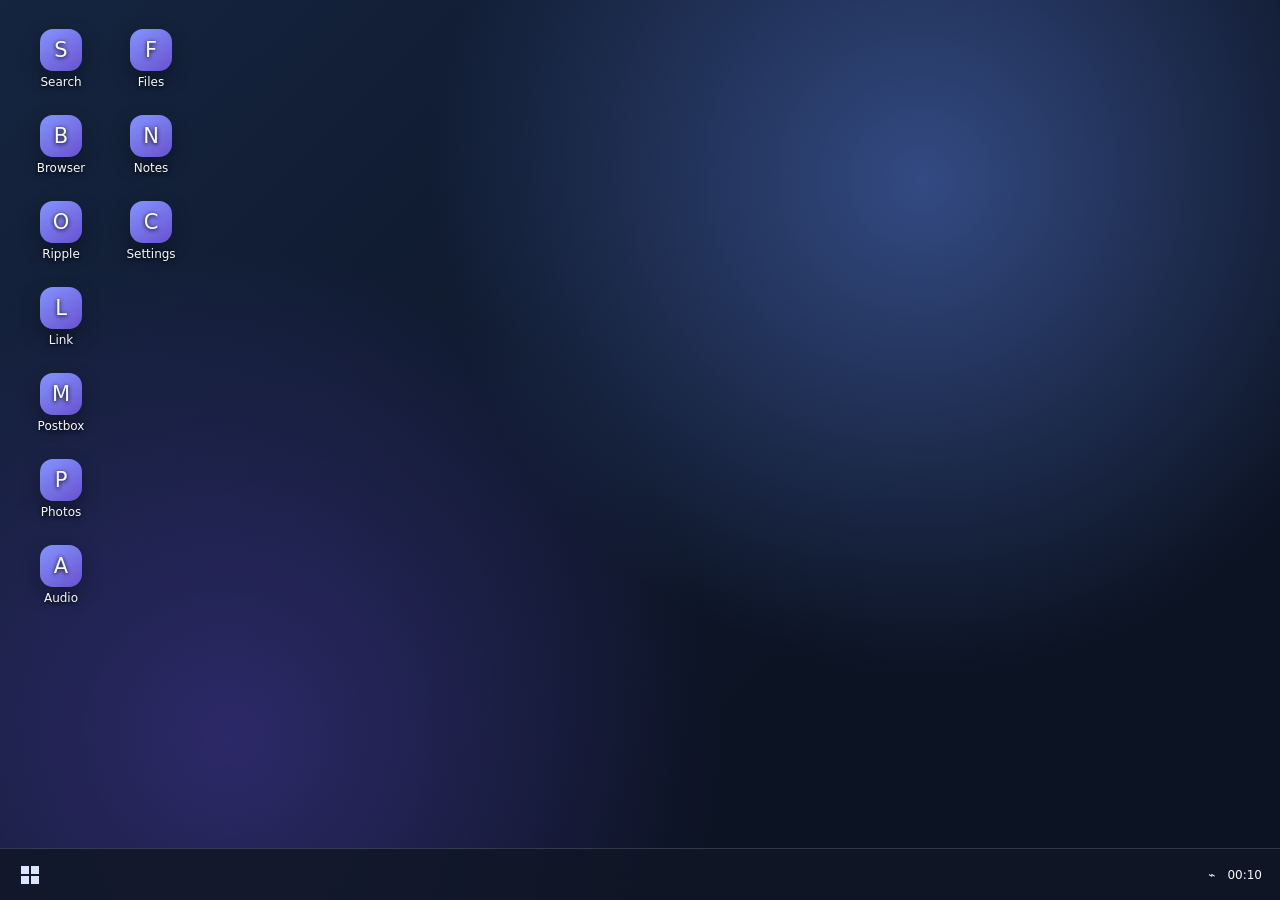
<file: index.html>
<!doctype html><html lang="ja"><head><meta charset="utf-8"><meta name="viewport" content="width=device-width,initial-scale=1"><meta http-equiv="refresh" content="0;url=desktop.html"><title>Virtual Desktop</title></head><body><p><a href="desktop.html">デスクトップを開く</a></p></body></html>
</file>
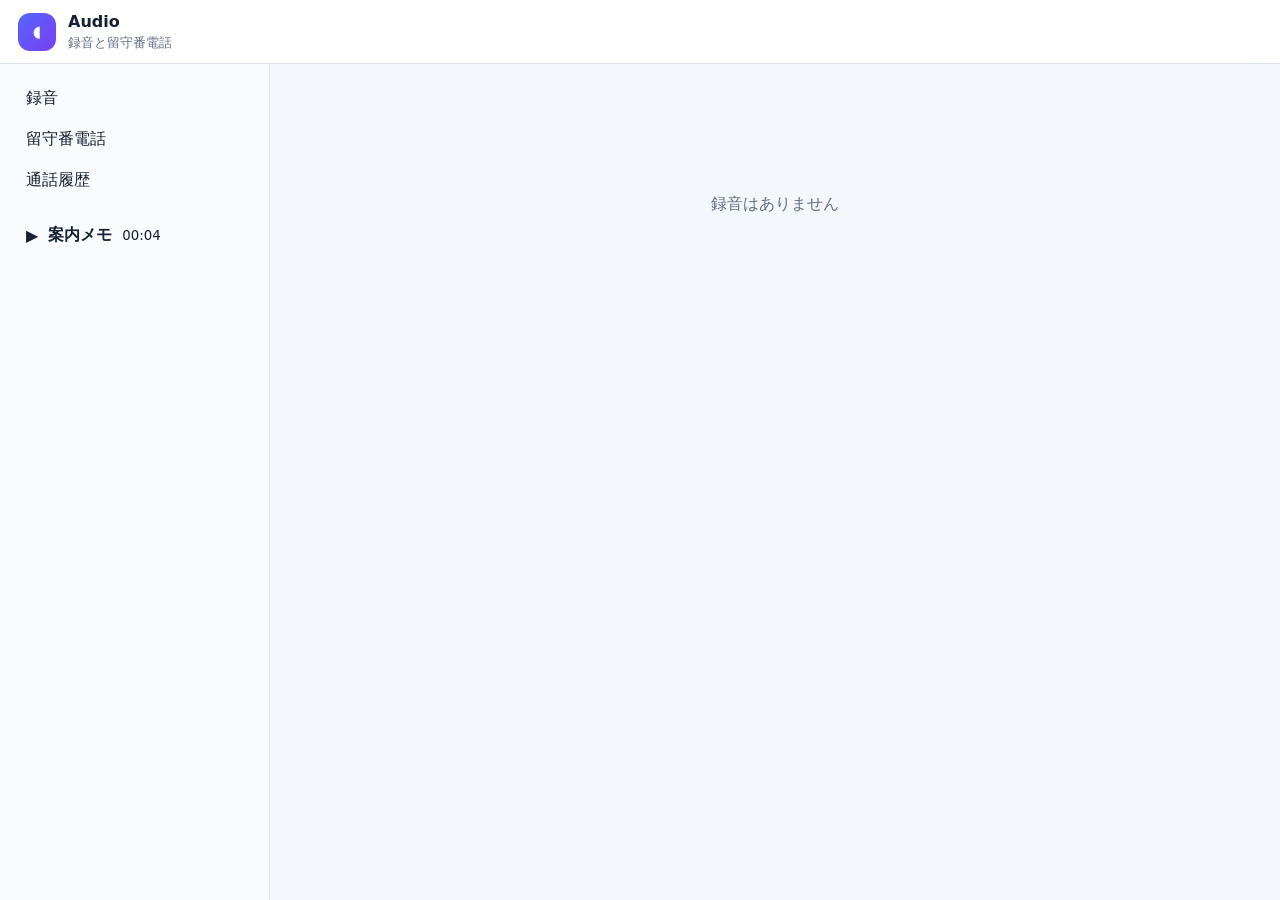
<file: apps/audio/index.html>
<!doctype html><html lang="ja"><head><meta charset="utf-8"><meta name="viewport" content="width=device-width,initial-scale=1"><link rel="stylesheet" href="../../styles/app-frame.css"><link rel="stylesheet" href="../../styles/audio.css"></head><body data-app="audio"><main id="app" class="app"><header class="app-top"><span class="app-mark" aria-hidden="true"></span><span class="app-title"><strong data-app-brand></strong><small data-app-description></small></span></header><section id="app-body" class="app-body" aria-live="polite"></section></main><script src="../../data/app-branding.js"></script><script src="../../data/content.js"></script><script src="../../data/apps/audio.js"></script><script src="../../core/text-normalize.js"></script><script src="../../core/app-context.js"></script><script src="../../core/intent-matcher.js"></script><script src="../../core/evidence-hooks.js"></script><script src="../../core/media-viewer.js"></script><script src="../../core/audio-player.js"></script><script src="../../core/content-engine.js"></script><script src="../../core/site-renderers.js"></script><script src="app.js"></script></body></html>
</file>
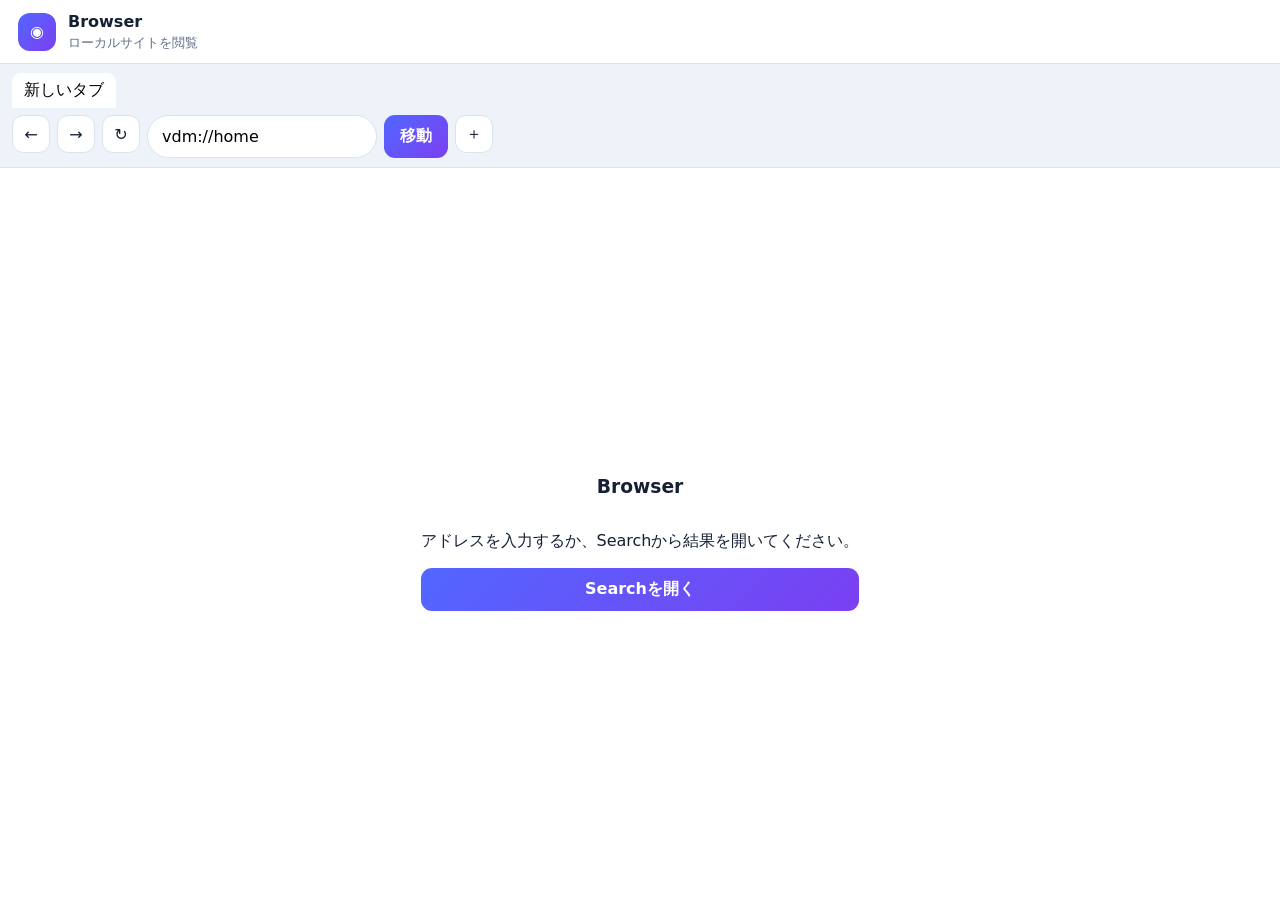
<file: apps/browser/index.html>
<!doctype html><html lang="ja"><head><meta charset="utf-8"><meta name="viewport" content="width=device-width,initial-scale=1"><link rel="stylesheet" href="../../styles/app-frame.css"><link rel="stylesheet" href="../../styles/browser.css"></head><body data-app="browser"><main id="app" class="app"><header class="app-top"><span class="app-mark" aria-hidden="true"></span><span class="app-title"><strong data-app-brand></strong><small data-app-description></small></span></header><section id="app-body" class="app-body" aria-live="polite"></section></main><script src="../../data/app-branding.js"></script><script src="../../data/content.js"></script><script src="../../data/apps/browser.js"></script><script src="../../core/text-normalize.js"></script><script src="../../core/app-context.js"></script><script src="../../core/intent-matcher.js"></script><script src="../../core/evidence-hooks.js"></script><script src="../../core/media-viewer.js"></script><script src="../../core/audio-player.js"></script><script src="../../core/content-engine.js"></script><script src="../../core/site-renderers.js"></script><script src="../../core/site-interactions.js"></script><script src="app.js"></script></body></html>
</file>
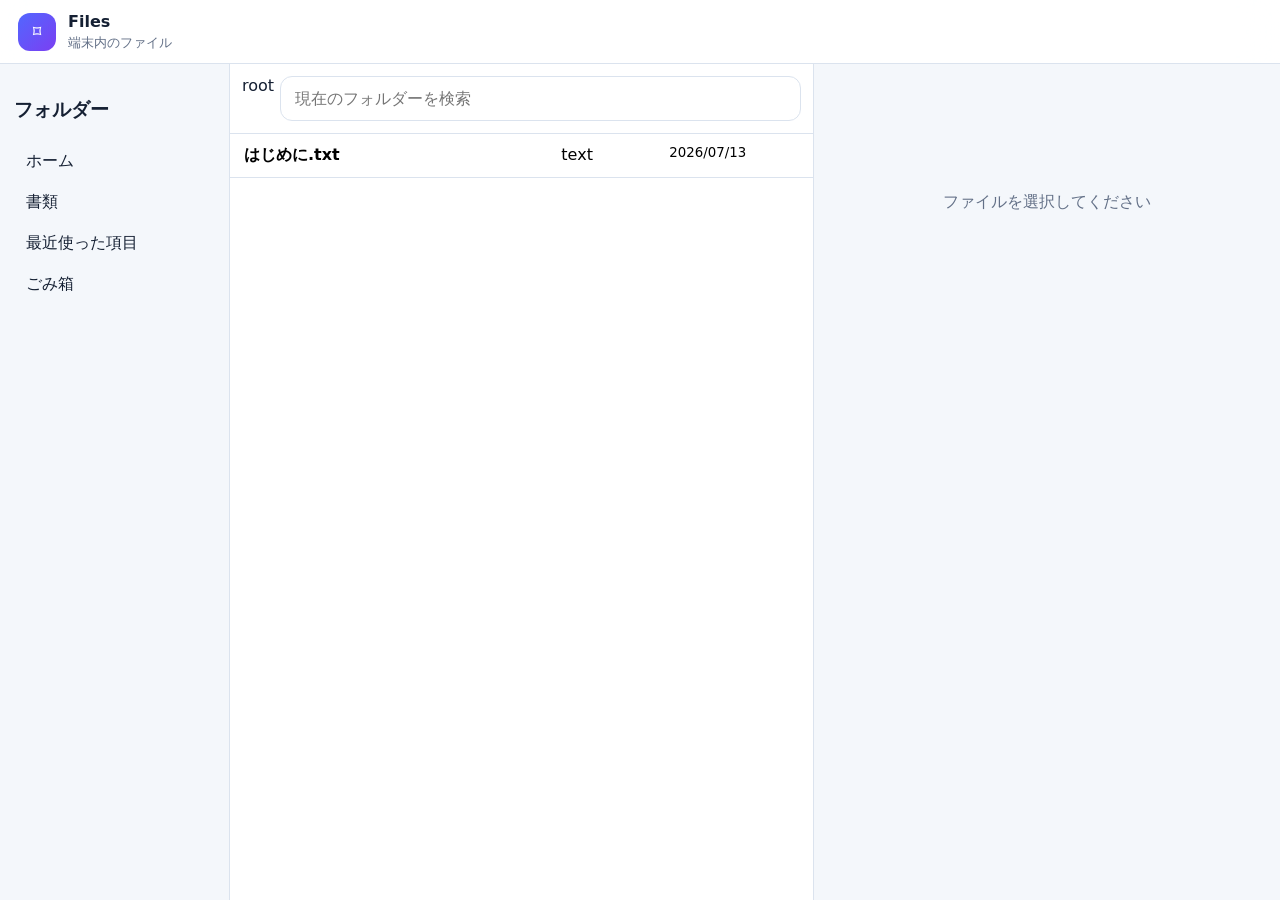
<file: apps/files/index.html>
<!doctype html><html lang="ja"><head><meta charset="utf-8"><meta name="viewport" content="width=device-width,initial-scale=1"><link rel="stylesheet" href="../../styles/app-frame.css"><link rel="stylesheet" href="../../styles/files.css"></head><body data-app="files"><main id="app" class="app"><header class="app-top"><span class="app-mark" aria-hidden="true"></span><span class="app-title"><strong data-app-brand></strong><small data-app-description></small></span></header><section id="app-body" class="app-body" aria-live="polite"></section></main><script src="../../data/app-branding.js"></script><script src="../../data/content.js"></script><script src="../../data/apps/files.js"></script><script src="../../core/text-normalize.js"></script><script src="../../core/app-context.js"></script><script src="../../core/intent-matcher.js"></script><script src="../../core/evidence-hooks.js"></script><script src="../../core/media-viewer.js"></script><script src="../../core/audio-player.js"></script><script src="../../core/content-engine.js"></script><script src="../../core/site-renderers.js"></script><script src="app.js"></script></body></html>
</file>
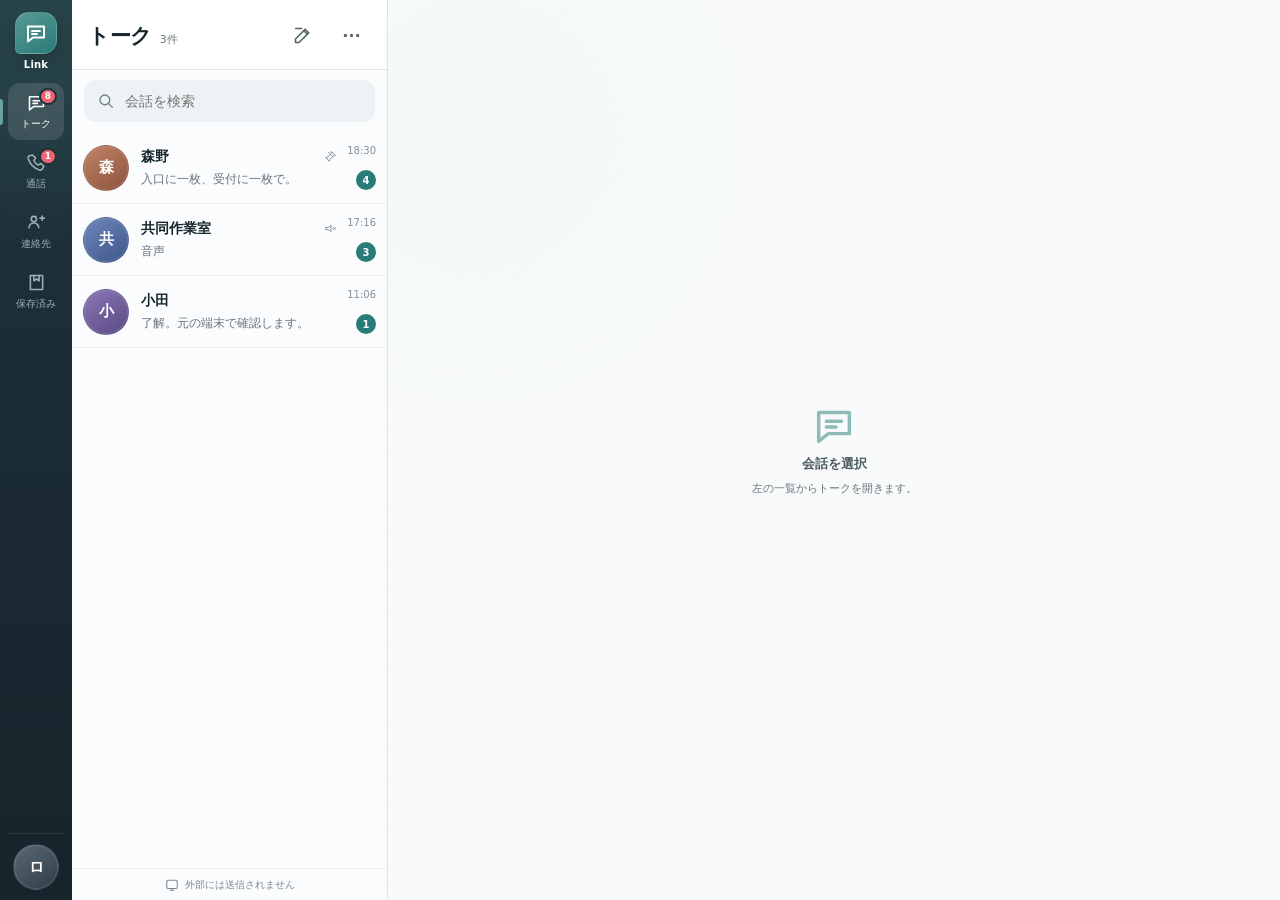
<file: apps/line/index.html>
<!doctype html>
<html lang="ja">
<head>
  <meta charset="utf-8">
  <meta name="viewport" content="width=device-width,initial-scale=1">
  <link rel="stylesheet" href="../../styles/app-frame.css">
  <link rel="stylesheet" href="../../styles/line.css">
</head>
<body data-app="line">
  <main id="app" class="app app--immersive">
    <section id="app-body" class="app-body"></section>
  </main>
  <script src="../../data/app-branding.js"></script>
  <script src="../../data/content.js"></script>
  <script src="../../data/apps/line.js"></script>
  <script src="../../core/text-normalize.js"></script>
  <script src="../../core/app-context.js"></script>
  <script src="../../core/ui-icons.js"></script>
  <script src="../../core/intent-matcher.js"></script>
  <script src="../../core/evidence-hooks.js"></script>
  <script src="../../core/media-viewer.js"></script>
  <script src="../../core/audio-player.js"></script>
  <script src="../../core/local-attachments.js"></script>
  <script src="../../core/content-engine.js"></script>
  <script src="../../core/site-renderers.js"></script>
  <script src="app.js"></script>
</body>
</html>
</file>
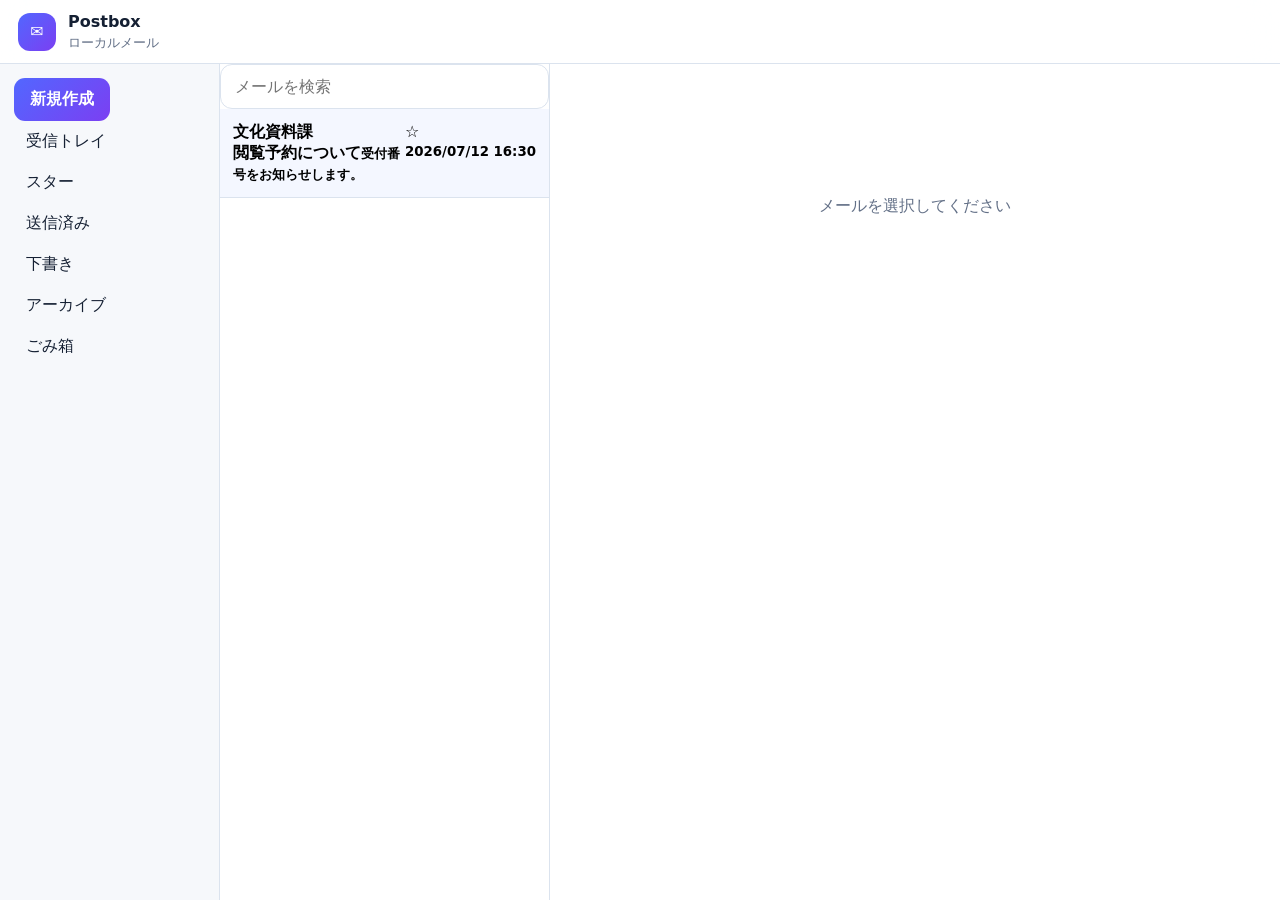
<file: apps/mail/index.html>
<!doctype html><html lang="ja"><head><meta charset="utf-8"><meta name="viewport" content="width=device-width,initial-scale=1"><link rel="stylesheet" href="../../styles/app-frame.css"><link rel="stylesheet" href="../../styles/mail.css"></head><body data-app="mail"><main id="app" class="app"><header class="app-top"><span class="app-mark" aria-hidden="true"></span><span class="app-title"><strong data-app-brand></strong><small data-app-description></small></span></header><section id="app-body" class="app-body" aria-live="polite"></section></main><script src="../../data/app-branding.js"></script><script src="../../data/content.js"></script><script src="../../data/apps/mail.js"></script><script src="../../core/text-normalize.js"></script><script src="../../core/app-context.js"></script><script src="../../core/intent-matcher.js"></script><script src="../../core/evidence-hooks.js"></script><script src="../../core/media-viewer.js"></script><script src="../../core/audio-player.js"></script><script src="../../core/local-attachments.js"></script><script src="../../core/content-engine.js"></script><script src="../../core/site-renderers.js"></script><script src="app.js"></script></body></html>
</file>
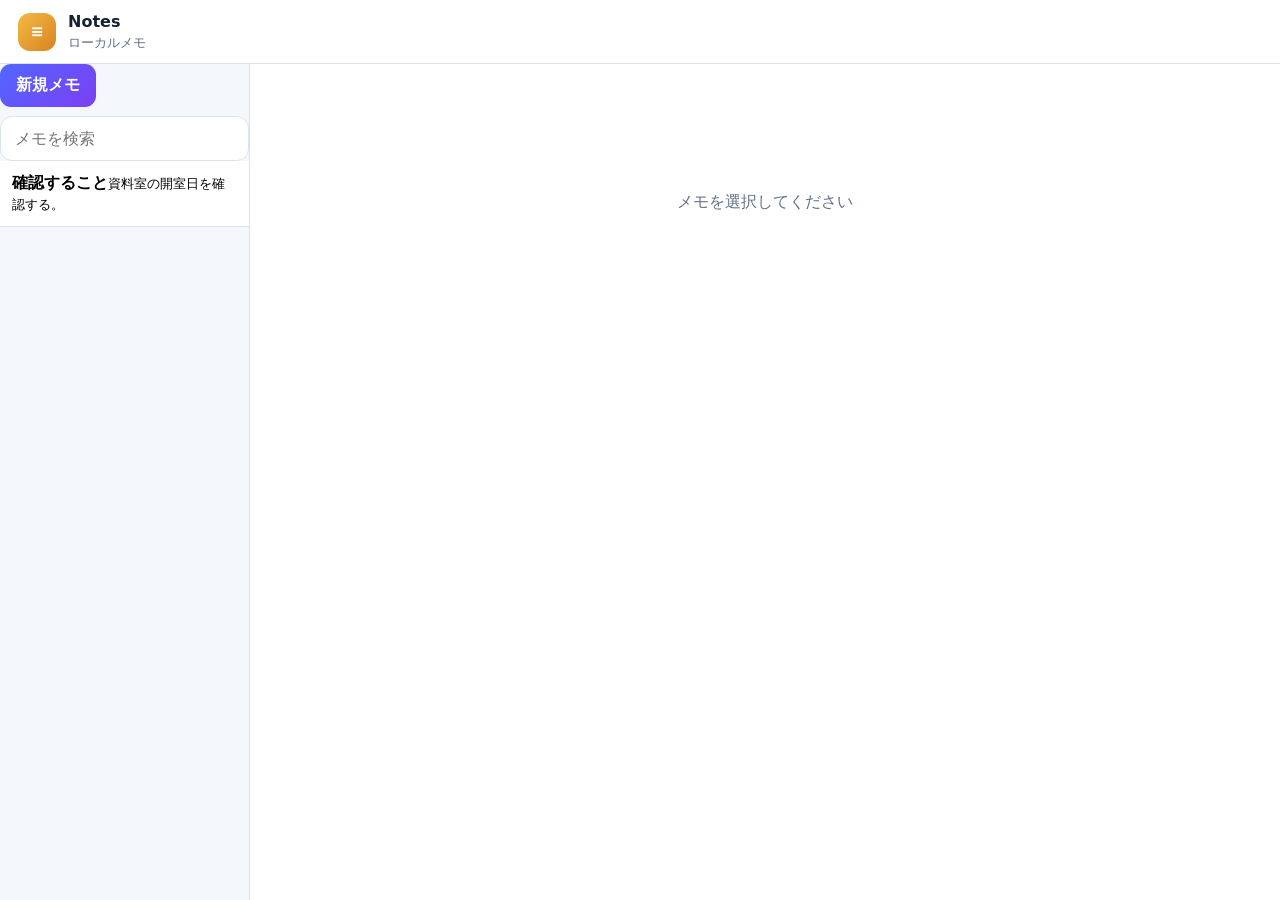
<file: apps/notes/index.html>
<!doctype html><html lang="ja"><head><meta charset="utf-8"><meta name="viewport" content="width=device-width,initial-scale=1"><link rel="stylesheet" href="../../styles/app-frame.css"><link rel="stylesheet" href="../../styles/notes.css"></head><body data-app="notes"><main id="app" class="app"><header class="app-top"><span class="app-mark" aria-hidden="true"></span><span class="app-title"><strong data-app-brand></strong><small data-app-description></small></span></header><section id="app-body" class="app-body" aria-live="polite"></section></main><script src="../../data/app-branding.js"></script><script src="../../data/content.js"></script><script src="../../data/apps/notes.js"></script><script src="../../core/text-normalize.js"></script><script src="../../core/app-context.js"></script><script src="../../core/intent-matcher.js"></script><script src="../../core/evidence-hooks.js"></script><script src="../../core/media-viewer.js"></script><script src="../../core/audio-player.js"></script><script src="../../core/content-engine.js"></script><script src="../../core/site-renderers.js"></script><script src="app.js"></script></body></html>
</file>
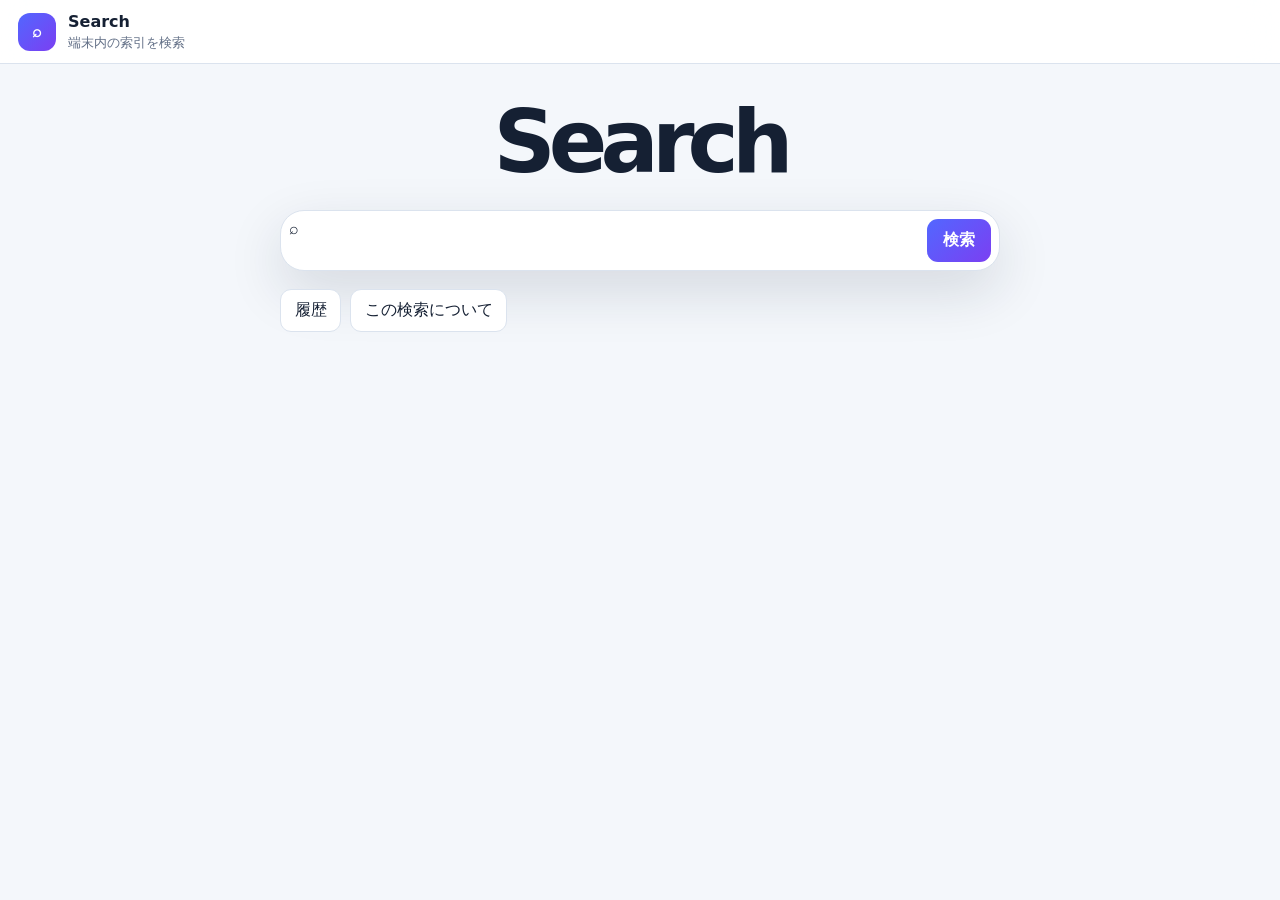
<file: apps/search/index.html>
<!doctype html><html lang="ja"><head><meta charset="utf-8"><meta name="viewport" content="width=device-width,initial-scale=1"><link rel="stylesheet" href="../../styles/app-frame.css"><link rel="stylesheet" href="../../styles/search.css"></head><body data-app="search"><main id="app" class="app"><header class="app-top"><span class="app-mark" aria-hidden="true"></span><span class="app-title"><strong data-app-brand></strong><small data-app-description></small></span></header><section id="app-body" class="app-body" aria-live="polite"></section></main><script src="../../data/app-branding.js"></script><script src="../../data/content.js"></script><script src="../../data/apps/search.js"></script><script src="../../core/text-normalize.js"></script><script src="../../core/app-context.js"></script><script src="../../core/intent-matcher.js"></script><script src="../../core/evidence-hooks.js"></script><script src="../../core/media-viewer.js"></script><script src="../../core/audio-player.js"></script><script src="../../core/content-engine.js"></script><script src="../../core/site-renderers.js"></script><script src="app.js"></script></body></html>
</file>
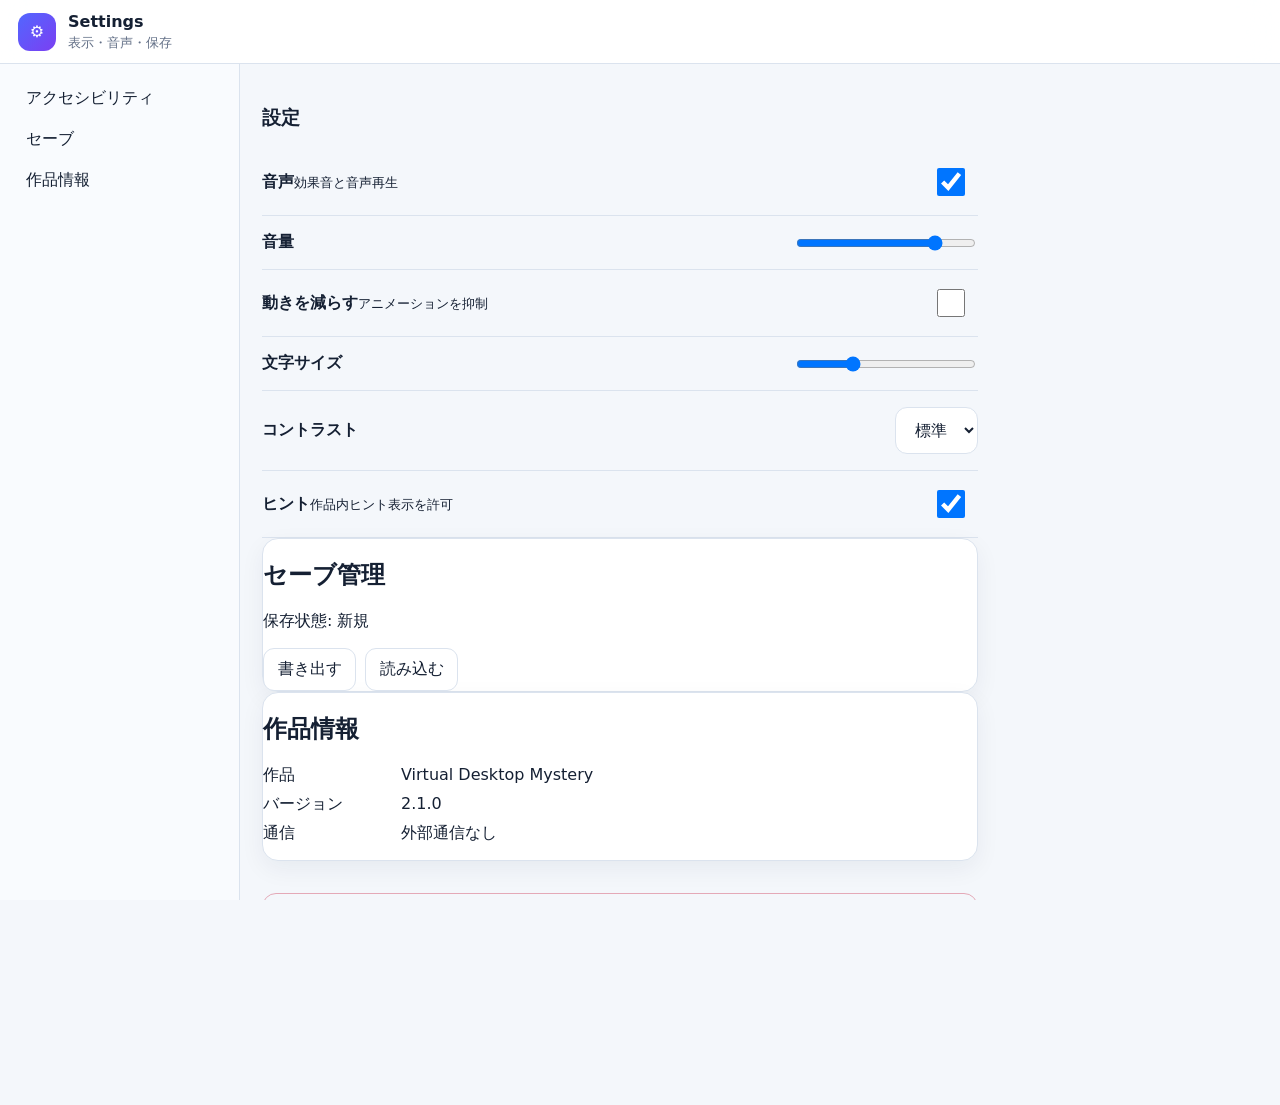
<file: apps/settings/index.html>
<!doctype html><html lang="ja"><head><meta charset="utf-8"><meta name="viewport" content="width=device-width,initial-scale=1"><link rel="stylesheet" href="../../styles/app-frame.css"><link rel="stylesheet" href="../../styles/settings.css"></head><body data-app="settings"><main id="app" class="app"><header class="app-top"><span class="app-mark" aria-hidden="true"></span><span class="app-title"><strong data-app-brand></strong><small data-app-description></small></span></header><section id="app-body" class="app-body" aria-live="polite"></section></main><script src="../../data/app-branding.js"></script><script src="../../data/content.js"></script><script src="../../data/apps/settings.js"></script><script src="../../core/text-normalize.js"></script><script src="../../core/app-context.js"></script><script src="../../core/intent-matcher.js"></script><script src="../../core/evidence-hooks.js"></script><script src="../../core/media-viewer.js"></script><script src="../../core/audio-player.js"></script><script src="../../core/content-engine.js"></script><script src="../../core/site-renderers.js"></script><script src="app.js"></script></body></html>
</file>
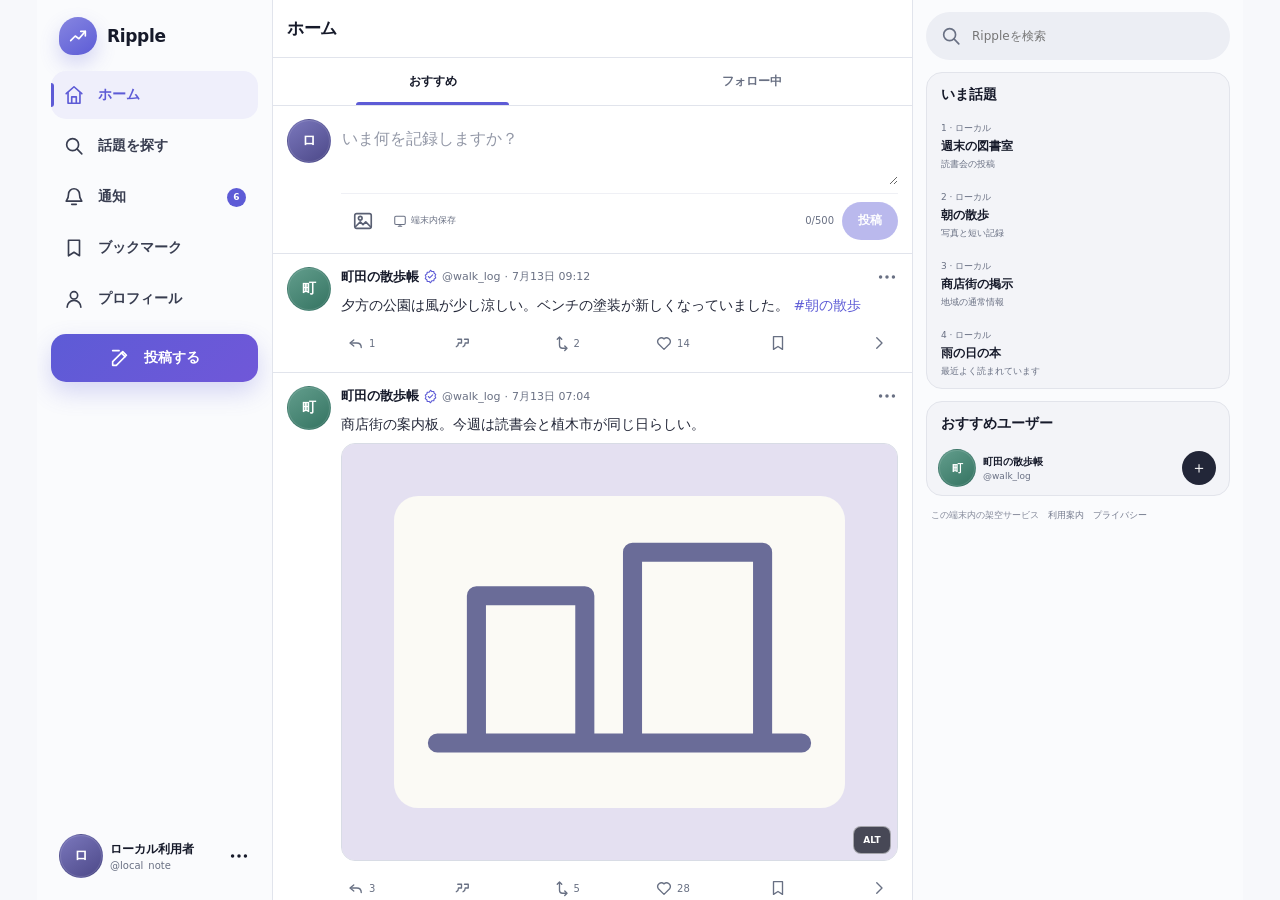
<file: apps/social/index.html>
<!doctype html>
<html lang="ja">
<head>
  <meta charset="utf-8">
  <meta name="viewport" content="width=device-width,initial-scale=1">
  <link rel="stylesheet" href="../../styles/app-frame.css">
  <link rel="stylesheet" href="../../styles/social.css">
</head>
<body data-app="social">
  <main id="app" class="app app--immersive">
    <section id="app-body" class="app-body"></section>
  </main>
  <script src="../../data/app-branding.js"></script>
  <script src="../../data/content.js"></script>
  <script src="../../data/apps/social.js"></script>
  <script src="../../core/text-normalize.js"></script>
  <script src="../../core/app-context.js"></script>
  <script src="../../core/ui-icons.js"></script>
  <script src="../../core/intent-matcher.js"></script>
  <script src="../../core/evidence-hooks.js"></script>
  <script src="../../core/media-viewer.js"></script>
  <script src="../../core/audio-player.js"></script>
  <script src="../../core/local-attachments.js"></script>
  <script src="../../core/content-engine.js"></script>
  <script src="../../core/site-renderers.js"></script>
  <script src="app.js"></script>
</body>
</html>
</file>
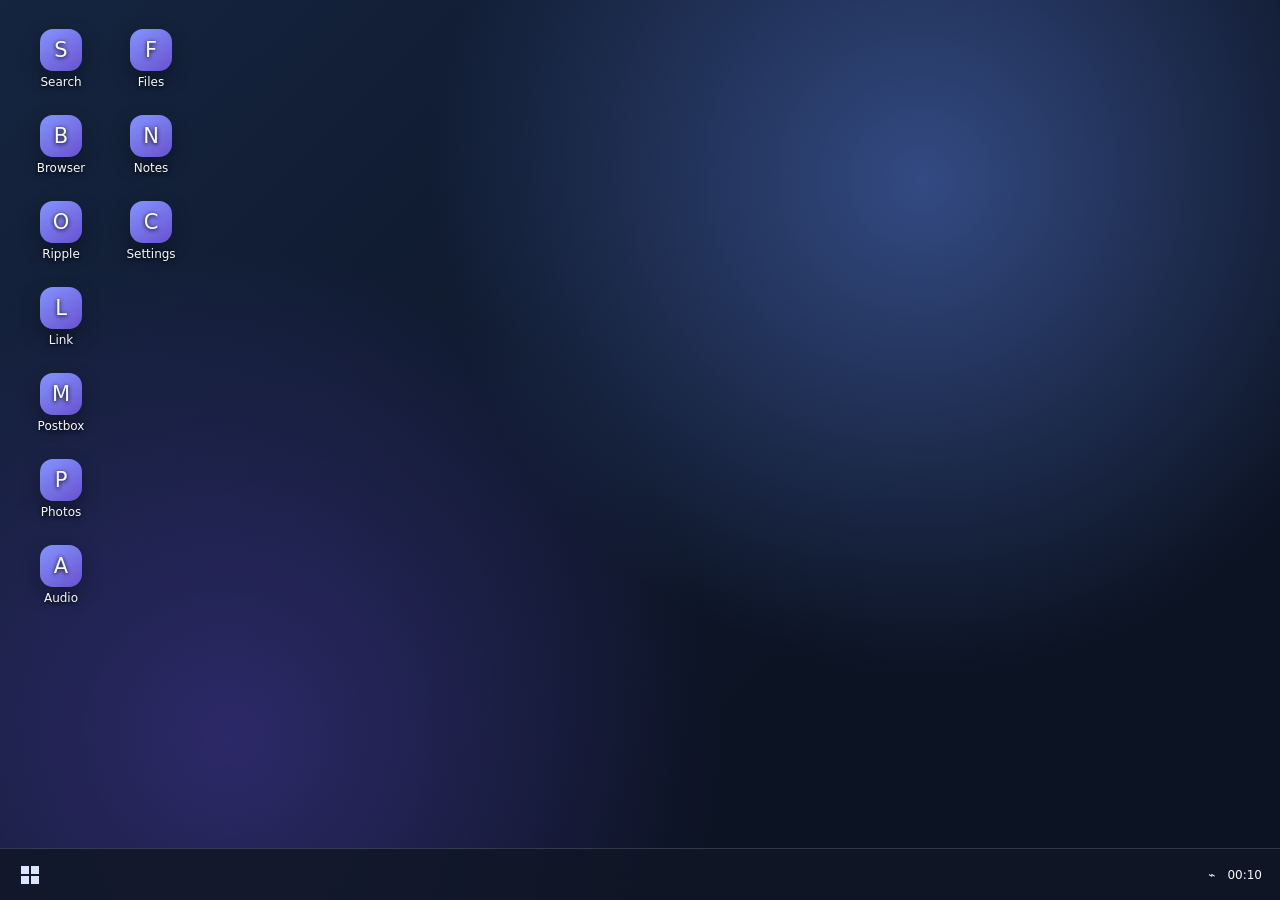
<file: desktop.html>
<!doctype html><html lang="ja"><head><meta charset="utf-8"><meta name="viewport" content="width=device-width,initial-scale=1"><meta name="color-scheme" content="dark"><title>Virtual Desktop</title><link rel="stylesheet" href="desktop.css"></head><body><main id="desktop" aria-label="仮想デスクトップ"><section class="desktop-icons" id="desktop-icons" aria-label="アプリ"></section><section class="window-layer" id="window-layer" aria-live="polite"></section><aside class="start-menu" id="start-menu" hidden><header><span class="account-dot"></span><div><strong id="start-title">Virtual Desktop</strong><small>ローカル調査環境</small></div></header><label class="start-search">⌕<input id="start-filter" type="search" placeholder="アプリを検索" aria-label="アプリを検索"></label><nav id="start-apps" class="start-apps" aria-label="アプリ一覧"></nav><footer><button id="fiction-button" type="button">この作品について</button><button id="reset-button" class="danger" type="button">保存データを初期化</button></footer></aside><dialog id="fiction-dialog"><form method="dialog" class="dialog-card"><button class="dialog-close" aria-label="閉じる">×</button><span class="dialog-icon">i</span><h2>このデスクトップについて</h2><p>フィクション作品用の完全ローカル環境です。外部通信や端末情報の取得は行いません。</p><dl><div><dt>作品</dt><dd id="info-project">-</dd></div><div><dt>版</dt><dd id="info-version">-</dd></div><div><dt>保存</dt><dd id="info-save-state">-</dd></div></dl><p id="save-status" role="status" aria-live="polite"></p><div class="dialog-actions"><button id="export-save-button" type="button">保存を書き出す</button><button id="import-save-button" type="button">保存を読み込む</button><button id="dialog-reset-button" class="danger" type="button">初期化</button></div><input id="import-save-file" type="file" accept="application/json,.json" hidden><div id="customer-information" data-customer-docs-slot hidden></div></form></dialog><section class="top-route-host" data-vdm-top-route-host hidden><header><strong data-vdm-top-route-title>Document</strong><span data-vdm-top-route-address></span><button type="button" data-vdm-top-route-close>×</button></header><iframe data-primary-route title="Primary document"></iframe></section></main><footer class="taskbar"><button id="start-button" class="start-button" type="button" aria-expanded="false" aria-controls="start-menu" aria-label="スタート"><span class="win-mark"><i></i><i></i><i></i><i></i></span></button><nav id="task-list" aria-label="開いているアプリ"></nav><div class="system-tray"><span aria-label="オフライン">⌁</span><time id="clock"></time></div></footer><script src="case-manifest.js"></script><script src="crypto-runtime.js"></script><script src="save-adapter.js"></script><script src="core/event-bus.js"></script><script src="core/router.js"></script><script src="case-state.js"></script><script src="desktop.js"></script></body></html>
</file>
<file: styles/app-frame.css>
@import url("tokens.css");html,body{height:100%;overflow:hidden}.app{display:grid;grid-template-rows:64px minmax(0,1fr);height:100%;background:var(--bg)}.app-top{display:flex;align-items:center;gap:12px;padding:0 18px;border-bottom:1px solid var(--line);background:rgba(255,255,255,.92);backdrop-filter:blur(18px)}.app-mark{display:grid;place-items:center;width:38px;height:38px;border-radius:12px;background:linear-gradient(135deg,var(--accent),var(--accent-2));color:#fff;font-weight:800}.app-title{display:grid;line-height:1.15}.app-title small{margin-top:4px;color:var(--muted)}.app-body{min-height:0;display:grid}.split{grid-template-columns:260px minmax(0,1fr)}.rail{overflow:auto;padding:14px;border-right:1px solid var(--line);background:#f9fbfe}.rail button,.nav-button{width:100%;display:flex;align-items:center;gap:10px;border:0;border-radius:11px;background:transparent;padding:10px 12px;text-align:left;color:var(--ink)}.rail button:hover,.rail button[aria-current="page"]{background:#e8eefb}.content{min-width:0;overflow:auto;padding:20px}.toolbar{display:flex;gap:9px;align-items:center;flex-wrap:wrap}.field{width:100%;border:1px solid var(--line);border-radius:12px;background:#fff;padding:.75rem .9rem;color:var(--ink)}.empty{display:grid;place-items:center;min-height:240px;text-align:center;color:var(--muted)}.list{display:grid;gap:10px;margin-top:14px}.list-item{display:block;width:100%;border:1px solid var(--line);border-radius:13px;background:#fff;padding:13px;text-align:left;color:var(--ink)}.list-item:hover{border-color:#aebcf5}.badge{border-radius:999px;background:var(--accent);color:#fff;font-size:.72rem;padding:.18rem .48rem}.mobile-only{display:none}@media(max-width:620px){.app{grid-template-rows:58px minmax(0,1fr)}.app-top{padding:0 12px}.split{grid-template-columns:1fr}.rail{display:none}.rail.mobile-open{display:block;position:absolute;inset:58px 0 0;z-index:5}.content{padding:14px}.mobile-only{display:inline-flex}}
</file>
<file: styles/audio.css>
.app-mark::before{content:"◖"}.audio-layout{display:grid;grid-template-columns:270px 1fr;height:100%}.audio-row{display:grid;grid-template-columns:42px 1fr auto;gap:9px;align-items:center}.wave{height:72px;background:repeating-linear-gradient(90deg,var(--accent) 0 2px,transparent 2px 6px);mask:linear-gradient(0deg,transparent,#000 20% 80%,transparent)}.player{display:grid;gap:16px;max-width:700px;margin:auto}.seek{width:100%}.transcript{white-space:pre-wrap;line-height:1.8}.call-state{padding:10px;border-left:4px solid var(--accent)}@media(max-width:620px){.audio-layout{grid-template-columns:1fr}.audio-layout .rail{display:flex;overflow:auto}.player{padding:12px}}
</file>
<file: styles/browser.css>
.app-mark::before{content:"◉"}.browser{display:grid;grid-template-rows:auto minmax(0,1fr);height:100%}.browser-chrome{padding:9px 12px;border-bottom:1px solid var(--line);background:#eef3f9}.browser-row{display:flex;gap:7px}.browser-row button{min-width:38px}.address{flex:1;border:1px solid var(--line);border-radius:999px;padding:8px 14px;background:#fff}.tab-strip{display:flex;gap:4px;margin-bottom:7px}.tab{max-width:220px;border:0;border-radius:9px 9px 0 0;padding:7px 12px;background:#dce5f1;overflow:hidden;text-overflow:ellipsis}.tab.active{background:#fff}.browser-view{width:100%;height:100%;border:0;background:#fff}.browser-page{overflow:auto;background:#fff;height:100%}.browser-error{display:grid;place-content:center;height:100%;text-align:center;padding:20px}
</file>
<file: styles/files.css>
.app-mark::before{content:"⌑"}
.files-layout{display:grid;grid-template-columns:230px minmax(280px,1fr) minmax(260px,.8fr);height:100%}
.tree{padding:14px;border-right:1px solid var(--line);overflow:auto}
.file-table{overflow:auto;background:#fff}
.file-row{display:grid;grid-template-columns:1fr 100px 130px;gap:8px;padding:11px 14px;border:0;border-bottom:1px solid var(--line);width:100%;background:#fff;text-align:left}
.detail-pane{padding:18px;border-left:1px solid var(--line);overflow:auto}
.file-preview{min-height:220px;display:grid;place-items:center;background:var(--surface-2);border-radius:12px;white-space:pre-wrap}
.breadcrumb{display:flex;gap:6px;padding:12px;border-bottom:1px solid var(--line)}
@media(max-width:720px){
  .files-layout{grid-template-columns:1fr;grid-template-rows:auto minmax(0,1fr)}
  .tree{display:flex;gap:4px;overflow:auto;padding:7px;border-right:0;border-bottom:1px solid var(--line)}
  .tree h3{display:none}
  .tree .nav-button{width:auto;white-space:nowrap}
  .file-table,.detail-pane{display:none}
  .mobile-active{display:block!important}
  .file-row{grid-template-columns:1fr auto}
}
</file>
<file: styles/line.css>
:root {
  --link-accent: #287c78;
  --link-accent-soft: color-mix(in srgb, var(--link-accent) 13%, white);
  --link-rail: #17242c;
  --link-rail-2: #20333b;
  --link-surface: #ffffff;
  --link-canvas: #eef3f5;
  --link-line: #dce4e7;
  --link-text: #17262d;
  --link-muted: #68777d;
  --link-danger: #d64b5d;
  --link-shadow: 0 18px 48px rgba(20, 38, 45, 0.14);
}

html,
body,
.app.app--immersive,
.app-body {
  height: 100%;
  min-height: 0;
  overflow: hidden;
}

.app.app--immersive {
  grid-template-rows: minmax(0, 1fr);
}

button,
input,
textarea {
  touch-action: manipulation;
}

.ui-icon {
  display: block;
  width: 21px;
  height: 21px;
  flex: 0 0 auto;
  fill: none;
  stroke: currentColor;
  stroke-width: 1.8;
  stroke-linecap: round;
  stroke-linejoin: round;
}

.link-shell {
  position: relative;
  display: grid;
  grid-template-columns: 72px minmax(286px, 316px) minmax(0, 1fr);
  width: 100%;
  height: 100%;
  min-width: 0;
  overflow: hidden;
  background: var(--link-canvas);
  color: var(--link-text);
}

.link-apprail {
  position: relative;
  z-index: 12;
  display: flex;
  min-width: 0;
  flex-direction: column;
  align-items: stretch;
  padding: 12px 8px 10px;
  overflow: hidden;
  background:
    radial-gradient(circle at 50% 4%, rgba(88, 181, 170, 0.16), transparent 25%),
    linear-gradient(180deg, var(--link-rail-2), var(--link-rail));
  color: #dbe7e8;
}

.link-brand {
  display: grid;
  place-items: center;
  gap: 5px;
  margin-bottom: 13px;
  color: #fff;
}

.link-brand strong {
  overflow: hidden;
  max-width: 100%;
  font-size: 10px;
  font-weight: 700;
  letter-spacing: .02em;
  text-overflow: ellipsis;
  white-space: nowrap;
}

.link-brand-mark {
  display: grid;
  width: 42px;
  height: 42px;
  place-items: center;
  border: 1px solid rgba(255, 255, 255, .16);
  border-radius: 14px 14px 14px 5px;
  background: linear-gradient(145deg, color-mix(in srgb, var(--link-accent) 78%, white), var(--link-accent));
  box-shadow: 0 9px 24px rgba(0, 0, 0, .25);
}

.link-brand-mark .ui-icon {
  width: 24px;
  height: 24px;
  stroke-width: 2;
}

.link-rail-main {
  display: grid;
  gap: 3px;
}

.link-rail-button {
  position: relative;
  display: grid;
  min-width: 0;
  min-height: 57px;
  place-items: center;
  align-content: center;
  gap: 4px;
  padding: 7px 3px;
  border: 0;
  border-radius: 12px;
  background: transparent;
  color: #9eb0b4;
  font-size: 10px;
  transition: background-color 160ms ease, color 160ms ease, transform 100ms ease;
}

.link-rail-button:hover,
.link-rail-button:focus-visible {
  background: rgba(255, 255, 255, .08);
  color: #fff;
}

.link-rail-button:active {
  transform: scale(.97);
}

.link-rail-button[aria-current="page"] {
  background: rgba(255, 255, 255, .12);
  color: #fff;
}

.link-rail-button[aria-current="page"]::before {
  position: absolute;
  left: -8px;
  width: 3px;
  height: 26px;
  border-radius: 0 4px 4px 0;
  background: color-mix(in srgb, var(--link-accent) 70%, white);
  content: "";
}

.link-rail-badge {
  position: absolute;
  top: 5px;
  right: 7px;
  display: grid;
  min-width: 17px;
  height: 17px;
  place-items: center;
  padding: 0 4px;
  border: 2px solid var(--link-rail-2);
  border-radius: 999px;
  background: #f06473;
  color: #fff;
  font-size: 9px;
  font-weight: 800;
  line-height: 1;
}

.link-local-user {
  display: grid;
  place-items: center;
  gap: 5px;
  margin-top: auto;
  padding-top: 10px;
  border-top: 1px solid rgba(255, 255, 255, .09);
}

.link-local-user > span:last-child {
  display: none;
}

.link-avatar {
  display: grid;
  width: 46px;
  height: 46px;
  flex: 0 0 auto;
  place-items: center;
  overflow: hidden;
  border: 1px solid rgba(18, 47, 56, .08);
  border-radius: 50%;
  background: linear-gradient(145deg, #66899a, #395363);
  color: #fff;
  font-size: 15px;
  font-weight: 750;
  box-shadow: inset 0 0 0 1px rgba(255, 255, 255, .12);
}

.link-avatar[data-tone="1"] { background: linear-gradient(145deg, #8c77b7, #594a83); }
.link-avatar[data-tone="2"] { background: linear-gradient(145deg, #c08368, #8d533c); }
.link-avatar[data-tone="3"] { background: linear-gradient(145deg, #5d9a85, #33705f); }
.link-avatar[data-tone="4"] { background: linear-gradient(145deg, #6f86b9, #3f568c); }
.link-avatar[data-tone="5"] { background: linear-gradient(145deg, #586875, #303d46); }

.link-avatar--large {
  width: 94px;
  height: 94px;
  font-size: 28px;
  box-shadow: 0 16px 38px rgba(6, 23, 29, .28), inset 0 0 0 2px rgba(255, 255, 255, .16);
}

.conversation-pane {
  position: relative;
  z-index: 5;
  display: grid;
  grid-template-rows: auto auto minmax(0, 1fr) auto;
  min-width: 0;
  min-height: 0;
  overflow: hidden;
  border-right: 1px solid var(--link-line);
  background: #fbfcfd;
}

.conversation-pane-head,
.chat-head,
.link-page-head {
  display: flex;
  min-height: 70px;
  align-items: center;
  justify-content: space-between;
  gap: 10px;
  padding: 12px 14px 10px 16px;
  border-bottom: 1px solid var(--link-line);
  background: rgba(255, 255, 255, .96);
}

.conversation-pane-head > div:first-child,
.link-page-head > div {
  display: flex;
  min-width: 0;
  align-items: baseline;
  gap: 8px;
}

.conversation-pane-head h1,
.link-page-head h1 {
  margin: 0;
  color: #15262d;
  font-size: 21px;
  font-weight: 720;
  letter-spacing: -.02em;
}

.conversation-pane-head small,
.link-page-head small {
  color: var(--link-muted);
  font-size: 11px;
}

.header-actions,
.chat-head-actions,
.call-row-actions,
.contact-row > div:last-child {
  display: flex;
  align-items: center;
  gap: 5px;
}

.link-icon-button,
.composer-icon,
.message-more,
.details-close {
  display: grid;
  width: 44px;
  height: 44px;
  place-items: center;
  padding: 0;
  border: 0;
  border-radius: 12px;
  background: transparent;
  color: #52656c;
  transition: background-color 150ms ease, color 150ms ease, transform 100ms ease;
}

.link-icon-button:hover,
.composer-icon:hover,
.message-more:hover {
  background: #edf2f3;
  color: var(--link-accent);
}

.link-icon-button:active,
.composer-icon:active,
.message-more:active {
  transform: scale(.95);
}

.link-search {
  display: flex;
  min-height: 42px;
  align-items: center;
  gap: 8px;
  margin: 10px 12px;
  padding: 0 12px;
  border: 1px solid transparent;
  border-radius: 12px;
  background: #edf2f4;
  color: #718087;
}

.link-search:focus-within {
  border-color: color-mix(in srgb, var(--link-accent) 38%, white);
  background: #fff;
  box-shadow: 0 0 0 3px color-mix(in srgb, var(--link-accent) 12%, transparent);
}

.link-search .ui-icon {
  width: 18px;
  height: 18px;
}

.link-search input {
  width: 100%;
  min-width: 0;
  height: 40px;
  border: 0;
  outline: 0;
  background: transparent;
  color: var(--link-text);
  font-size: 14px;
}

.conversation-scroll,
.message-list,
.call-list,
.contact-list,
.saved-list {
  min-height: 0;
  overflow: auto;
  overscroll-behavior: contain;
  scrollbar-color: #c8d2d6 transparent;
  scrollbar-width: thin;
}

.conversation-row {
  position: relative;
  display: grid;
  width: 100%;
  min-height: 72px;
  grid-template-columns: 48px minmax(0, 1fr) auto;
  align-items: center;
  gap: 10px;
  padding: 9px 11px;
  border: 0;
  border-bottom: 1px solid #edf1f2;
  background: transparent;
  color: var(--link-text);
  text-align: left;
  transition: background-color 140ms ease;
}

.conversation-row:hover,
.conversation-row:focus-visible {
  background: #f0f5f5;
}

.conversation-row[aria-current="true"] {
  background: var(--link-accent-soft);
}

.conversation-row[aria-current="true"]::before {
  position: absolute;
  inset: 8px auto 8px 0;
  width: 3px;
  border-radius: 0 3px 3px 0;
  background: var(--link-accent);
  content: "";
}

.conversation-copy,
.conversation-name,
.conversation-side {
  min-width: 0;
}

.conversation-copy {
  display: grid;
  gap: 5px;
}

.conversation-name {
  display: flex;
  align-items: center;
  justify-content: space-between;
  gap: 8px;
}

.conversation-name strong {
  overflow: hidden;
  font-size: 14px;
  font-weight: 700;
  text-overflow: ellipsis;
  white-space: nowrap;
}

.conversation-copy > small {
  overflow: hidden;
  color: var(--link-muted);
  font-size: 12px;
  text-overflow: ellipsis;
  white-space: nowrap;
}

.conversation-flags {
  display: flex;
  color: #87959a;
}

.conversation-flags .ui-icon {
  width: 13px;
  height: 13px;
}

.conversation-side {
  display: grid;
  justify-items: end;
  align-self: stretch;
  align-content: space-between;
  padding: 4px 0;
}

.conversation-side time {
  color: #859198;
  font-size: 10px;
  white-space: nowrap;
}

.conversation-unread {
  display: grid;
  min-width: 20px;
  height: 20px;
  place-items: center;
  padding: 0 6px;
  border-radius: 999px;
  background: var(--link-accent);
  color: #fff;
  font-size: 10px;
}

.link-local-note {
  display: flex;
  min-height: 32px;
  align-items: center;
  justify-content: center;
  gap: 6px;
  margin: 0;
  border-top: 1px solid #edf1f2;
  color: #7a898e;
  font-size: 10px;
}

.link-local-note .ui-icon {
  width: 14px;
  height: 14px;
}

.chat-pane,
.link-page {
  position: relative;
  display: grid;
  min-width: 0;
  min-height: 0;
  overflow: hidden;
  background:
    linear-gradient(rgba(255, 255, 255, .64), rgba(255, 255, 255, .64)),
    radial-gradient(circle at 10% 15%, rgba(70, 138, 132, .09), transparent 28%),
    repeating-linear-gradient(135deg, transparent 0 18px, rgba(72, 105, 112, .025) 18px 19px);
}

.chat-pane {
  grid-template-rows: auto auto minmax(0, 1fr) auto auto auto;
}

.chat-pane--empty {
  grid-template-rows: minmax(0, 1fr);
}

.chat-head {
  min-height: 70px;
  justify-content: flex-start;
  padding: 10px 12px;
}

.chat-head .link-avatar {
  width: 42px;
  height: 42px;
}

.chat-identity {
  display: grid;
  min-width: 0;
  gap: 3px;
}

.chat-identity strong {
  overflow: hidden;
  font-size: 14px;
  text-overflow: ellipsis;
  white-space: nowrap;
}

.chat-identity small {
  display: flex;
  align-items: center;
  gap: 5px;
  color: var(--link-muted);
  font-size: 11px;
}

.chat-identity i {
  width: 7px;
  height: 7px;
  border-radius: 50%;
  background: #37a77b;
  box-shadow: 0 0 0 2px #dff2ea;
}

.chat-head-actions {
  margin-left: auto;
}

.mobile-chat-back {
  display: none;
}

.chat-search {
  display: flex;
  min-height: 44px;
  align-items: center;
  gap: 8px;
  padding: 0 14px;
  border-bottom: 1px solid var(--link-line);
  background: #f8fafb;
  color: var(--link-muted);
}

.chat-search input {
  width: 100%;
  height: 42px;
  border: 0;
  outline: 0;
  background: transparent;
  color: var(--link-text);
}

.message-list {
  padding: 15px 18px 18px;
}

.message-date {
  display: grid;
  place-items: center;
  margin: 6px 0 14px;
}

.message-date span {
  padding: 4px 10px;
  border-radius: 999px;
  background: rgba(77, 99, 105, .13);
  color: #66767b;
  font-size: 10px;
}

.message-system {
  width: fit-content;
  max-width: 82%;
  margin: 11px auto;
  padding: 6px 10px;
  border-radius: 8px;
  background: rgba(83, 106, 111, .1);
  color: #6d7a7f;
  font-size: 11px;
  line-height: 1.5;
  text-align: center;
}

.notification-remnant {
  display: flex;
  max-width: 420px;
  align-items: center;
  gap: 10px;
  margin: 12px auto;
  padding: 10px 12px;
  border: 1px dashed #b5c2c5;
  border-radius: 12px;
  background: rgba(255, 255, 255, .72);
  color: #65757a;
}

.notification-remnant > span {
  display: grid;
  gap: 2px;
}

.notification-remnant small {
  font-size: 11px;
}

.message-row {
  position: relative;
  display: grid;
  max-width: min(78%, 660px);
  grid-template-columns: 34px minmax(0, auto) 36px;
  align-items: end;
  gap: 7px;
  margin: 8px 0;
  transition: background-color 180ms ease;
}

.message-row.is-grouped {
  margin-top: 2px;
}

.message-row.is-me {
  grid-template-columns: 36px minmax(0, auto) 0;
  margin-left: auto;
}

.message-row.is-me .message-stack {
  grid-column: 2;
  justify-items: end;
}

.message-row.is-me .message-menu-wrap {
  grid-column: 1;
  grid-row: 1;
  justify-self: end;
}

.message-row.is-me .message-avatar-space {
  display: none;
}

.message-row.is-highlighted {
  border-radius: 14px;
  background: color-mix(in srgb, var(--link-accent) 10%, transparent);
}

.message-row .link-avatar,
.message-avatar-space {
  width: 32px;
  height: 32px;
  font-size: 11px;
}

.message-stack {
  display: grid;
  min-width: 0;
  gap: 3px;
}

.message-bubble {
  width: fit-content;
  min-width: 44px;
  max-width: min(100%, 560px);
  padding: 8px 11px;
  border: 1px solid rgba(48, 70, 77, .08);
  border-radius: 5px 17px 17px 17px;
  background: var(--link-surface);
  box-shadow: 0 3px 12px rgba(36, 62, 69, .08);
}

.is-me .message-bubble {
  border-color: color-mix(in srgb, var(--link-accent) 16%, transparent);
  border-radius: 17px 5px 17px 17px;
  background: color-mix(in srgb, var(--link-accent) 17%, white);
  box-shadow: 0 3px 12px color-mix(in srgb, var(--link-accent) 10%, transparent);
}

.message-bubble > p {
  margin: 0;
  font-size: 14px;
  line-height: 1.55;
  overflow-wrap: anywhere;
  white-space: pre-wrap;
}

.unsent-copy {
  color: #7d8b90;
  font-size: 12px !important;
  font-style: italic;
}

.message-quote {
  display: grid;
  width: 100%;
  gap: 3px;
  margin: 0 0 7px;
  padding: 6px 8px;
  border: 0;
  border-left: 3px solid var(--link-accent);
  border-radius: 0 8px 8px 0;
  background: rgba(42, 80, 84, .07);
  color: #526368;
  text-align: left;
}

.message-quote strong {
  color: var(--link-accent);
  font-size: 10px;
}

.message-quote span {
  overflow: hidden;
  font-size: 11px;
  text-overflow: ellipsis;
  white-space: nowrap;
}

.message-quote.is-missing {
  border-left-style: dashed;
}

.message-meta {
  display: flex;
  align-items: center;
  justify-content: flex-end;
  gap: 5px;
  padding: 0 3px;
  color: #859197;
  font-size: 9px;
}

.message-more {
  width: 34px;
  height: 34px;
  opacity: 0;
}

.message-row:hover .message-more,
.message-more:focus-visible,
.message-more[aria-expanded="true"] {
  opacity: 1;
}

.message-menu-wrap {
  position: relative;
  align-self: center;
}

.message-context {
  position: absolute;
  z-index: 20;
  top: 34px;
  left: 0;
  display: grid;
  width: 148px;
  padding: 6px;
  border: 1px solid var(--link-line);
  border-radius: 12px;
  background: #fff;
  box-shadow: var(--link-shadow);
}

.is-me .message-context {
  right: 0;
  left: auto;
}

.message-context button {
  display: flex;
  min-height: 40px;
  align-items: center;
  gap: 8px;
  padding: 7px 9px;
  border: 0;
  border-radius: 8px;
  background: transparent;
  color: var(--link-text);
  font-size: 12px;
  text-align: left;
}

.message-context button:hover { background: #eef3f4; }
.message-context .is-danger { color: var(--link-danger); }
.message-context .ui-icon { width: 17px; height: 17px; }

.message-attachments {
  display: grid;
  gap: 7px;
  margin-top: 7px;
}

.message-image {
  position: relative;
  display: block;
  max-width: 320px;
  padding: 0;
  overflow: hidden;
  border: 0;
  border-radius: 11px;
  background: #dfe7e9;
}

.message-image img {
  display: block;
  width: 100%;
  max-height: 270px;
  object-fit: cover;
}

.message-image span {
  position: absolute;
  right: 7px;
  bottom: 7px;
  padding: 4px 7px;
  border-radius: 999px;
  background: rgba(15, 27, 31, .72);
  color: #fff;
  font-size: 9px;
}

.message-file {
  display: grid;
  width: min(280px, 100%);
  min-height: 58px;
  grid-template-columns: 38px minmax(0, 1fr) 20px;
  align-items: center;
  gap: 8px;
  padding: 7px;
  border: 1px solid rgba(48, 70, 77, .1);
  border-radius: 11px;
  background: rgba(255, 255, 255, .7);
  color: var(--link-text);
  text-align: left;
}

.message-file > span:first-child {
  display: grid;
  width: 38px;
  height: 38px;
  place-items: center;
  border-radius: 10px;
  background: var(--link-accent-soft);
  color: var(--link-accent);
}

.message-file > span:nth-child(2) {
  display: grid;
  min-width: 0;
  gap: 2px;
}

.message-file strong,
.message-file small {
  overflow: hidden;
  text-overflow: ellipsis;
  white-space: nowrap;
}

.message-file strong { font-size: 11px; }
.message-file small { color: var(--link-muted); font-size: 9px; }
.message-file.is-error { border-style: dashed; background: #fff4f5; color: var(--link-danger); }
.message-file.is-error > span:first-child { background: #ffe7eb; color: var(--link-danger); }

.typing-indicator {
  display: flex;
  width: fit-content;
  align-items: center;
  gap: 4px;
  margin: 8px 0 8px 41px;
  padding: 8px 10px;
  border-radius: 14px;
  background: #fff;
  color: var(--link-muted);
  box-shadow: 0 3px 12px rgba(36, 62, 69, .07);
}

.typing-indicator[hidden] { display: none; }
.typing-indicator span { width: 5px; height: 5px; border-radius: 50%; background: #8b999e; animation: linkTyping 900ms infinite ease-in-out; }
.typing-indicator span:nth-child(2) { animation-delay: 120ms; }
.typing-indicator span:nth-child(3) { animation-delay: 240ms; }
.typing-indicator small { margin-left: 4px; font-size: 10px; }

@keyframes linkTyping {
  0%, 70%, 100% { transform: translateY(0); opacity: .45; }
  35% { transform: translateY(-3px); opacity: 1; }
}

.composer-quote,
.attachment-preview {
  display: flex;
  align-items: center;
  gap: 8px;
  padding: 7px 12px;
  border-top: 1px solid var(--link-line);
  background: #f8fafb;
}

.composer-quote > span {
  display: flex;
  min-width: 0;
  align-items: center;
  gap: 8px;
  color: var(--link-accent);
}

.composer-quote > span > span {
  display: grid;
  min-width: 0;
  gap: 2px;
}

.composer-quote strong,
.composer-quote small {
  overflow: hidden;
  font-size: 10px;
  text-overflow: ellipsis;
  white-space: nowrap;
}

.composer-quote small { color: var(--link-muted); }
.composer-quote > button { display: grid; width: 36px; height: 36px; flex: 0 0 auto; place-items: center; margin-left: auto; border: 0; border-radius: 10px; background: transparent; color: var(--link-muted); }

.attachment-preview {
  flex-wrap: wrap;
  background: #fff;
}

.attachment-chip {
  display: grid;
  min-width: 170px;
  max-width: 260px;
  grid-template-columns: 28px minmax(0, 1fr) 32px;
  align-items: center;
  gap: 7px;
  padding: 6px 7px;
  border: 1px solid var(--link-line);
  border-radius: 10px;
  color: var(--link-accent);
}

.attachment-chip > span {
  display: grid;
  min-width: 0;
}

.attachment-chip strong,
.attachment-chip small {
  overflow: hidden;
  text-overflow: ellipsis;
  white-space: nowrap;
}

.attachment-chip strong { color: var(--link-text); font-size: 10px; }
.attachment-chip small { color: var(--link-muted); font-size: 9px; }
.attachment-chip button { display: grid; width: 32px; height: 32px; place-items: center; border: 0; border-radius: 8px; background: transparent; color: var(--link-muted); }

.message-composer {
  position: relative;
  z-index: 8;
  padding: 9px 11px 7px;
  border-top: 1px solid var(--link-line);
  background: rgba(255, 255, 255, .97);
}

.composer-main {
  display: flex;
  align-items: flex-end;
  gap: 5px;
}

.message-composer textarea {
  width: 100%;
  min-height: 44px;
  max-height: 120px;
  resize: vertical;
  padding: 10px 12px;
  border: 1px solid #d7e0e2;
  border-radius: 15px;
  outline: 0;
  background: #f5f7f8;
  color: var(--link-text);
  font-size: 14px;
  line-height: 1.5;
}

.message-composer textarea:focus {
  border-color: color-mix(in srgb, var(--link-accent) 45%, white);
  background: #fff;
  box-shadow: 0 0 0 3px color-mix(in srgb, var(--link-accent) 10%, transparent);
}

.message-composer > p {
  margin: 5px 48px 0;
  color: #879499;
  font-size: 9px;
  text-align: right;
}

.composer-icon {
  flex: 0 0 auto;
  border-radius: 50%;
}

.composer-send {
  color: #95a0a4;
}

.composer-send.has-content {
  background: var(--link-accent);
  color: #fff;
  box-shadow: 0 6px 15px color-mix(in srgb, var(--link-accent) 28%, transparent);
}

.composer-send:disabled {
  cursor: default;
  opacity: .52;
}

.attach-wrap {
  position: relative;
}

.attachment-menu {
  position: absolute;
  z-index: 30;
  bottom: 51px;
  left: 0;
  display: grid;
  width: 230px;
  gap: 2px;
  padding: 7px;
  border: 1px solid var(--link-line);
  border-radius: 14px;
  background: #fff;
  box-shadow: var(--link-shadow);
}

.attachment-menu button {
  display: grid;
  min-height: 52px;
  grid-template-columns: 34px minmax(0, 1fr);
  align-items: center;
  gap: 9px;
  padding: 7px 9px;
  border: 0;
  border-radius: 10px;
  background: transparent;
  color: var(--link-accent);
  text-align: left;
}

.attachment-menu button:hover { background: var(--link-accent-soft); }
.attachment-menu button span { display: grid; gap: 2px; }
.attachment-menu strong { color: var(--link-text); font-size: 12px; }
.attachment-menu small { color: var(--link-muted); font-size: 9px; }

.link-status {
  position: absolute;
  right: 12px;
  bottom: 2px;
  z-index: 10;
  max-width: 60%;
  margin: 0;
  overflow: hidden;
  color: #718087;
  font-size: 9px;
  text-overflow: ellipsis;
  white-space: nowrap;
  pointer-events: none;
}

.chat-details {
  position: absolute;
  z-index: 18;
  inset: 70px 0 0 auto;
  width: min(310px, 88%);
  padding: 28px 22px;
  overflow: auto;
  border-left: 1px solid var(--link-line);
  background: rgba(252, 253, 253, .98);
  box-shadow: -18px 0 44px rgba(32, 55, 62, .14);
  text-align: center;
}

.details-close {
  position: absolute;
  top: 8px;
  right: 8px;
}

.chat-details .link-avatar { margin: 10px auto 14px; }
.chat-details h2 { margin: 0; font-size: 19px; }
.chat-details > p { margin: 6px 0 22px; color: var(--link-muted); font-size: 12px; }
.chat-details dl { display: grid; grid-template-columns: repeat(2, 1fr); gap: 8px; }
.chat-details dl div { padding: 11px 7px; border-radius: 11px; background: #edf3f4; }
.chat-details dt { color: var(--link-muted); font-size: 9px; }
.chat-details dd { margin: 4px 0 0; font-size: 13px; font-weight: 700; }
.chat-details .details-note { margin-top: 20px; padding: 12px; border: 1px solid var(--link-line); border-radius: 11px; background: #fff; font-size: 10px; line-height: 1.6; text-align: left; }

.link-page {
  grid-template-rows: auto auto minmax(0, 1fr);
  background: #f7f9fa;
}

.link-page-head {
  min-height: 70px;
}

.segmented {
  display: flex;
  gap: 3px;
  padding: 10px 14px;
  border-bottom: 1px solid var(--link-line);
  background: #fff;
}

.segmented button {
  min-height: 36px;
  padding: 0 13px;
  border: 0;
  border-radius: 10px;
  background: transparent;
  color: var(--link-muted);
  font-size: 12px;
  font-weight: 650;
}

.segmented button[aria-selected="true"] {
  background: var(--link-accent-soft);
  color: var(--link-accent);
}

.call-list,
.contact-list,
.saved-list {
  padding: 12px 16px 24px;
}

.call-row,
.contact-row,
.saved-row {
  display: grid;
  min-height: 68px;
  align-items: center;
  gap: 10px;
  margin-bottom: 7px;
  padding: 9px 11px;
  border: 1px solid #e3e9eb;
  border-radius: 13px;
  background: #fff;
  box-shadow: 0 3px 13px rgba(32, 55, 62, .04);
}

.call-row {
  grid-template-columns: 46px 28px minmax(0, 1fr) auto auto;
}

.call-row .link-avatar,
.contact-row .link-avatar { width: 44px; height: 44px; }

.call-direction {
  display: grid;
  width: 26px;
  height: 26px;
  place-items: center;
  border-radius: 8px;
  background: #edf5f3;
  color: var(--link-accent);
}

.call-direction.is-missed { background: #fff0f2; color: var(--link-danger); }
.call-direction .ui-icon { width: 15px; height: 15px; }
.call-copy { display: grid; min-width: 0; gap: 4px; }
.call-copy strong { overflow: hidden; font-size: 13px; text-overflow: ellipsis; white-space: nowrap; }
.call-copy small { color: var(--link-muted); font-size: 10px; }
.call-row > time { color: var(--link-muted); font-size: 10px; font-variant-numeric: tabular-nums; }
.call-accept,
.call-decline {
  display: grid;
  width: 44px;
  height: 44px;
  place-items: center;
  border: 0;
  border-radius: 50%;
  background: #2ba76e;
  color: #fff;
}
.call-decline { background: var(--link-danger); }

.contacts-page {
  grid-template-rows: auto auto minmax(0, 1fr) auto;
}

.link-search--page {
  margin: 12px 16px 5px;
  border-color: var(--link-line);
  background: #fff;
}

.contact-row {
  grid-template-columns: 46px minmax(0, 1fr) auto;
}

.contact-row > span {
  display: grid;
  min-width: 0;
  gap: 4px;
}

.contact-row strong { font-size: 13px; }
.contact-row small { color: var(--link-muted); font-size: 10px; }

.privacy-note {
  display: flex;
  align-items: center;
  gap: 10px;
  margin: 0;
  padding: 10px 16px;
  border-top: 1px solid var(--link-line);
  background: #fff;
  color: var(--link-accent);
}

.privacy-note > span { display: grid; gap: 2px; }
.privacy-note strong { color: var(--link-text); font-size: 11px; }
.privacy-note small { color: var(--link-muted); font-size: 9px; }

.saved-page { grid-template-rows: auto minmax(0, 1fr); }
.saved-row { grid-template-columns: 34px minmax(0, 1fr); }
.saved-row > span { display: grid; gap: 3px; }
.saved-row strong { font-size: 12px; }
.saved-row small { color: var(--link-muted); font-size: 10px; }

.link-empty {
  display: grid;
  min-height: 180px;
  place-items: center;
  place-content: center;
  gap: 7px;
  padding: 24px;
  color: var(--link-muted);
  text-align: center;
}

.link-empty strong { color: #4a5b61; font-size: 13px; }
.link-empty p { max-width: 300px; margin: 0; font-size: 11px; line-height: 1.6; }
.link-empty--hero .ui-icon { width: 46px; height: 46px; color: color-mix(in srgb, var(--link-accent) 52%, white); }

.call-overlay {
  position: absolute;
  z-index: 100;
  inset: 0;
  display: grid;
  place-items: center;
  overflow: hidden;
  background:
    linear-gradient(150deg, rgba(13, 30, 37, .96), rgba(5, 15, 20, .99));
  color: #fff;
}

.call-overlay-glow {
  position: absolute;
  width: 440px;
  height: 440px;
  border-radius: 50%;
  background: radial-gradient(circle, color-mix(in srgb, var(--link-accent) 38%, transparent), transparent 67%);
  filter: blur(12px);
  pointer-events: none;
}

.call-overlay-content {
  position: relative;
  z-index: 2;
  display: grid;
  width: min(520px, calc(100% - 32px));
  justify-items: center;
  gap: 7px;
  text-align: center;
}

.call-overlay-content h2 { margin: 9px 0 0; font-size: clamp(22px, 4vw, 30px); }
.call-status { margin: 0; color: #bed0d3; font-size: 13px; }
.call-overlay time { margin: 4px 0 10px; font-size: 23px; font-variant-numeric: tabular-nums; letter-spacing: .08em; }
.call-caption { min-height: 46px; max-width: 430px; margin: 0 0 16px; padding: 9px 13px; border: 1px solid rgba(255, 255, 255, .12); border-radius: 10px; background: rgba(255, 255, 255, .08); font-size: 12px; line-height: 1.6; }
.call-caption.is-off { color: #96a7aa; }
.in-call-actions,
.incoming-actions { display: flex; align-items: flex-start; justify-content: center; gap: clamp(9px, 2vw, 18px); }
.in-call-actions button,
.incoming-actions button { display: grid; width: 70px; min-height: 78px; place-items: center; align-content: center; gap: 6px; padding: 7px; border: 1px solid rgba(255, 255, 255, .12); border-radius: 20px; background: rgba(255, 255, 255, .1); color: #fff; font-size: 9px; }
.in-call-actions button[aria-pressed="true"] { background: #fff; color: #16262c; }
.in-call-actions .hangup { background: var(--link-danger); }
.incoming-actions .call-accept,
.incoming-actions .call-decline { width: 82px; min-height: 82px; border: 0; border-radius: 50%; }
.call-overlay-content > small { margin-top: 18px; color: #8fa1a5; font-size: 9px; }

@media (max-width: 900px) {
  .link-shell { grid-template-columns: 68px minmax(260px, 286px) minmax(0, 1fr); }
  .message-row { max-width: 88%; }
  .chat-head-actions .link-icon-button { width: 40px; }
}

@media (max-width: 720px) {
  html,
  body,
  .app.app--immersive,
  .app-body { min-height: 100dvh; }

  .link-shell {
    display: block;
    padding-bottom: calc(62px + env(safe-area-inset-bottom));
    background: #fff;
  }

  .link-apprail {
    position: absolute;
    z-index: 60;
    inset: auto 0 0;
    display: grid;
    height: calc(62px + env(safe-area-inset-bottom));
    grid-template-columns: 1fr;
    padding: 4px 8px env(safe-area-inset-bottom);
    border-top: 1px solid #dfe6e8;
    background: rgba(250, 252, 252, .98);
    color: #66767b;
    box-shadow: 0 -8px 24px rgba(25, 43, 49, .08);
  }

  .link-brand,
  .link-local-user { display: none; }
  .link-rail-main { grid-template-columns: repeat(4, 1fr); gap: 3px; }
  .link-rail-button { min-height: 54px; padding: 5px 2px; color: #718087; }
  .link-rail-button:hover,
  .link-rail-button:focus-visible,
  .link-rail-button[aria-current="page"] { background: var(--link-accent-soft); color: var(--link-accent); }
  .link-rail-button[aria-current="page"]::before { inset: auto 24% 0; width: auto; height: 3px; border-radius: 3px 3px 0 0; }
  .link-rail-badge { top: 2px; right: calc(50% - 21px); border-color: #fff; }

  .conversation-pane,
  .chat-pane,
  .link-page { display: none; position: absolute; inset: 0 0 calc(62px + env(safe-area-inset-bottom)); border: 0; }
  .conversation-pane.mobile-active { display: grid; }
  .chat-pane.mobile-active,
  .link-page.mobile-active { display: grid; }
  .chat-pane--empty { display: none; }
  .conversation-pane-head,
  .chat-head,
  .link-page-head { min-height: 62px; padding-top: max(8px, env(safe-area-inset-top)); }
  .mobile-chat-back { display: grid; }
  .conversation-pane .mobile-chat-back { display: none; }
  .chat-head .link-avatar { width: 38px; height: 38px; }
  .chat-head-actions .link-icon-button:first-child { display: none; }
  .message-list { padding: 13px 10px 16px; }
  .message-row { max-width: 94%; }
  .message-row.is-me { max-width: 91%; }
  .message-more { opacity: 1; }
  .message-bubble { max-width: calc(100vw - 104px); }
  .message-composer { padding-bottom: max(7px, env(safe-area-inset-bottom)); }
  .message-composer > p { display: none; }
  .message-composer textarea { min-height: 46px; font-size: 16px; resize: none; }
  .attachment-menu { bottom: 54px; width: min(230px, calc(100vw - 24px)); }
  .chat-details { inset: 62px 0 0; width: 100%; border-left: 0; }
  .call-list,
  .contact-list,
  .saved-list { padding: 10px 9px 22px; }
  .call-row { grid-template-columns: 42px 25px minmax(0, 1fr) auto; gap: 7px; }
  .call-row > time { display: none; }
  .call-row-actions { grid-column: 4; }
  .call-row-actions .link-icon-button,
  .call-row-actions .call-accept,
  .call-row-actions .call-decline { width: 40px; height: 40px; }
  .link-page-head > div { align-items: center; }
  .link-search--page { margin-inline: 9px; }
  .call-overlay { position: fixed; }
  .in-call-actions { gap: 7px; }
  .in-call-actions button { width: 64px; min-height: 74px; border-radius: 18px; }
}

@media (max-width: 390px) {
  .conversation-pane-head h1,
  .link-page-head h1 { font-size: 19px; }
  .conversation-pane-head { padding-left: 12px; }
  .conversation-row { min-height: 68px; grid-template-columns: 44px minmax(0, 1fr) auto; padding-inline: 9px; }
  .conversation-row .link-avatar { width: 42px; height: 42px; }
  .chat-head { gap: 5px; padding-inline: 5px; }
  .chat-head-actions { gap: 1px; }
  .chat-head-actions .link-icon-button { width: 38px; }
  .chat-identity small { max-width: 116px; overflow: hidden; text-overflow: ellipsis; white-space: nowrap; }
  .message-row { grid-template-columns: 29px minmax(0, auto) 32px; gap: 4px; }
  .message-row.is-me { grid-template-columns: 32px minmax(0, auto) 0; }
  .message-row .link-avatar,
  .message-avatar-space { width: 28px; height: 28px; }
  .message-bubble { padding: 8px 10px; }
  .message-bubble > p { font-size: 13px; }
  .composer-main { gap: 2px; }
  .composer-icon { width: 42px; height: 42px; }
}

@media (prefers-reduced-motion: reduce) {
  .typing-indicator span { animation: none; opacity: .7; }
  .link-rail-button,
  .link-icon-button,
  .composer-icon,
  .message-row { transition: none; }
}
</file>
<file: styles/mail.css>
.app-mark::before{content:"✉"}.mail-layout{display:grid;grid-template-columns:220px 330px minmax(0,1fr);height:100%}.mail-folders{padding:14px;background:#f6f8fb;border-right:1px solid var(--line)}.mail-list{overflow:auto;border-right:1px solid var(--line);background:#fff}.mail-row{display:grid;grid-template-columns:1fr auto;gap:5px;width:100%;padding:13px;border:0;border-bottom:1px solid var(--line);background:#fff;text-align:left}.mail-row.unread{font-weight:700;background:#f4f7ff}.mail-body{overflow:auto;padding:22px;background:#fff}.mail-actions{display:flex;gap:7px;flex-wrap:wrap}.mail-header{border-bottom:1px solid var(--line);padding-bottom:14px;margin-bottom:18px}.quoted{border-left:3px solid var(--line);padding-left:12px;color:var(--muted)}.compose-sheet{display:grid;gap:9px}.attachment{display:inline-flex;gap:7px;padding:8px;border:1px solid var(--line);border-radius:10px}@media(max-width:720px){.mail-layout{grid-template-columns:1fr}.mail-folders{display:flex;overflow:auto;padding:7px}.mail-list,.mail-body{display:none}.mobile-active{display:block!important}.mail-body.mobile-active{padding:14px}}
</file>
<file: styles/notes.css>
.app-mark{background:linear-gradient(135deg,#f4b942,#d88424)}.app-mark::before{content:"≡"}.notes-layout{display:grid;grid-template-columns:250px 1fr;height:100%}.note-list{overflow:auto;border-right:1px solid var(--line)}.note-row{padding:12px;width:100%;border:0;border-bottom:1px solid var(--line);background:#fff;text-align:left}.note-editor{display:grid;grid-template-rows:auto 1fr auto;padding:18px;background:#fff}.note-title{font-size:1.4rem;border:0;border-bottom:1px solid var(--line);padding:10px}.note-text{border:0;resize:none;padding:14px 0;line-height:1.75}.note-status{text-align:right;color:var(--muted)}@media(max-width:620px){.notes-layout{grid-template-columns:1fr}.note-list,.note-editor{display:none}.mobile-active{display:grid!important}.note-list.mobile-active{display:block!important}}
</file>
<file: styles/search.css>
.app-mark::before{content:"⌕"}.search-shell{display:grid;grid-template-rows:auto 1fr;height:100%}.search-home{display:grid;place-content:center;gap:18px;padding:28px}.brand-word{font-size:clamp(2.6rem,8vw,5.4rem);letter-spacing:-.08em;font-weight:800;text-align:center}.search-box{display:flex;gap:8px;width:min(720px,92vw);padding:8px;border:1px solid var(--line);border-radius:24px;background:#fff;box-shadow:var(--shadow)}.search-box input{border:0;outline:0;flex:1;padding:8px}.suggestions{position:absolute;z-index:4;width:min(680px,88vw);margin-top:58px;background:#fff;border:1px solid var(--line);border-radius:14px;box-shadow:var(--shadow);overflow:hidden}.suggestions button{display:block;width:100%;border:0;background:#fff;padding:10px 14px;text-align:left}.results-layout{display:grid;grid-template-columns:minmax(0,1fr) 300px;gap:22px;max-width:1080px;margin:auto}.result{padding:15px 0;border-bottom:1px solid var(--line)}.result h3{margin:4px 0;color:#3049bb}.result-path{color:var(--success);font-size:.82rem}.kind-tabs{display:flex;gap:8px;margin:10px 0}.kind-tabs button[aria-selected=true]{color:var(--accent);border-color:var(--accent)}.history-row{display:flex;justify-content:space-between;gap:10px}.knowledge{padding:18px;align-self:start}.deleted{color:var(--muted);font-style:italic}@media(max-width:620px){.results-layout{grid-template-columns:1fr}.knowledge{order:-1}.search-home{padding:16px}.search-box{width:100%}}
</file>
<file: styles/settings.css>
.app-mark::before{content:"⚙"}.settings-layout{display:grid;grid-template-columns:240px 1fr;height:100%}.settings-page{max-width:760px;padding:22px;overflow:auto}.setting-row{display:grid;grid-template-columns:1fr auto;align-items:center;gap:20px;padding:16px 0;border-bottom:1px solid var(--line)}.setting-row input[type=range]{width:180px}.switch{width:48px;height:28px}.danger-zone{margin-top:32px;padding:18px;border:1px solid #e4a9b7;border-radius:14px}.save-tools{display:flex;gap:9px;flex-wrap:wrap}.info-grid{display:grid;grid-template-columns:max-content 1fr;gap:8px 18px}.modal-actions{display:flex;justify-content:flex-end;gap:8px}@media(max-width:620px){.settings-layout{grid-template-columns:1fr}.settings-layout .rail{display:flex;overflow:auto}.settings-page{padding:14px}.setting-row{grid-template-columns:1fr}}
</file>
<file: styles/social.css>
:root {
  --ripple-accent: #5d5bd6;
  --ripple-accent-soft: color-mix(in srgb, var(--ripple-accent) 10%, white);
  --ripple-ink: #161a2a;
  --ripple-muted: #697083;
  --ripple-line: #e1e4ec;
  --ripple-bg: #f7f8fb;
  --ripple-surface: #fff;
  --ripple-like: #d83f75;
  --ripple-repost: #168865;
}

html,
body,
.app.app--immersive,
.app-body {
  height: 100%;
  min-height: 0;
  overflow: hidden;
}

.app.app--immersive {
  grid-template-rows: minmax(0, 1fr);
}

button,
input,
textarea {
  touch-action: manipulation;
}

.ui-icon {
  display: block;
  width: 22px;
  height: 22px;
  flex: 0 0 auto;
  fill: none;
  stroke: currentColor;
  stroke-width: 1.8;
  stroke-linecap: round;
  stroke-linejoin: round;
}

.ripple-shell {
  position: relative;
  display: grid;
  width: 100%;
  height: 100%;
  min-width: 0;
  grid-template-columns: minmax(210px, 236px) minmax(560px, 640px) minmax(280px, 330px);
  justify-content: center;
  overflow: hidden;
  background: var(--ripple-bg);
  color: var(--ripple-ink);
}

.ripple-left,
.ripple-right {
  min-width: 0;
  min-height: 0;
  overflow: auto;
  overscroll-behavior: contain;
  background: rgba(250, 251, 253, .96);
}

.ripple-left {
  display: flex;
  flex-direction: column;
  padding: 14px 14px 12px;
  border-right: 1px solid var(--ripple-line);
}

.ripple-brand {
  display: flex;
  min-height: 52px;
  align-items: center;
  gap: 10px;
  padding: 0 8px 8px;
  color: var(--ripple-ink);
}

.ripple-brand > span {
  display: grid;
  width: 38px;
  height: 38px;
  place-items: center;
  border-radius: 50% 50% 50% 14px;
  background: linear-gradient(145deg, color-mix(in srgb, var(--ripple-accent) 74%, white), var(--ripple-accent));
  color: #fff;
  box-shadow: 0 9px 20px color-mix(in srgb, var(--ripple-accent) 24%, transparent);
}

.ripple-brand strong {
  overflow: hidden;
  font-size: 17px;
  font-weight: 780;
  letter-spacing: -.02em;
  text-overflow: ellipsis;
  white-space: nowrap;
}

.ripple-nav-list {
  display: grid;
  gap: 3px;
  margin-top: 5px;
}

.ripple-nav-item,
.ripple-compose-button {
  position: relative;
  display: flex;
  width: 100%;
  min-height: 48px;
  align-items: center;
  gap: 13px;
  padding: 9px 12px;
  border: 0;
  border-radius: 15px;
  background: transparent;
  color: #383d50;
  font-size: 14px;
  font-weight: 610;
  text-align: left;
  transition: background-color 150ms ease, color 150ms ease, transform 100ms ease;
}

.ripple-nav-item:hover,
.ripple-nav-item:focus-visible {
  background: #edeef6;
  color: var(--ripple-accent);
}

.ripple-nav-item:active,
.ripple-compose-button:active {
  transform: scale(.98);
}

.ripple-nav-item[aria-current="page"] {
  background: var(--ripple-accent-soft);
  color: var(--ripple-accent);
  font-weight: 760;
}

.ripple-nav-item[aria-current="page"]::before {
  position: absolute;
  left: 0;
  width: 3px;
  height: 24px;
  border-radius: 0 4px 4px 0;
  background: var(--ripple-accent);
  content: "";
}

.ripple-nav-item b {
  display: grid;
  min-width: 19px;
  height: 19px;
  place-items: center;
  margin-left: auto;
  padding: 0 5px;
  border-radius: 999px;
  background: var(--ripple-accent);
  color: #fff;
  font-size: 9px;
}

.ripple-compose-button {
  justify-content: center;
  margin-top: 8px;
  background: linear-gradient(135deg, var(--ripple-accent), color-mix(in srgb, var(--ripple-accent) 74%, #a54edf));
  color: #fff;
  font-weight: 730;
  box-shadow: 0 10px 24px color-mix(in srgb, var(--ripple-accent) 24%, transparent);
}

.ripple-compose-button:hover,
.ripple-compose-button:focus-visible {
  filter: brightness(1.05);
}

.ripple-local-user {
  display: grid;
  width: 100%;
  min-height: 64px;
  grid-template-columns: 42px minmax(0, 1fr) 22px;
  align-items: center;
  gap: 9px;
  margin-top: auto;
  padding: 8px;
  border: 0;
  border-radius: 15px;
  background: transparent;
  color: var(--ripple-ink);
  text-align: left;
}

.ripple-local-user:hover { background: #edeef4; }
.ripple-local-user > span:nth-child(2) { display: grid; min-width: 0; gap: 2px; }
.ripple-local-user strong,
.ripple-local-user small { overflow: hidden; text-overflow: ellipsis; white-space: nowrap; }
.ripple-local-user strong { font-size: 12px; }
.ripple-local-user small { color: var(--ripple-muted); font-size: 10px; }

.ripple-avatar {
  display: grid;
  width: 44px;
  height: 44px;
  flex: 0 0 auto;
  place-items: center;
  overflow: hidden;
  border: 1px solid rgba(33, 38, 66, .08);
  border-radius: 50%;
  background: linear-gradient(145deg, #7883b2, #48517c);
  color: #fff;
  font-size: 14px;
  font-weight: 760;
  box-shadow: inset 0 0 0 1px rgba(255, 255, 255, .12);
}

.ripple-avatar[data-tone="1"] { background: linear-gradient(145deg, #b67d92, #834b64); }
.ripple-avatar[data-tone="2"] { background: linear-gradient(145deg, #639e8d, #347361); }
.ripple-avatar[data-tone="3"] { background: linear-gradient(145deg, #b59363, #7c6038); }
.ripple-avatar[data-tone="4"] { background: linear-gradient(145deg, #7b78bd, #4c4888); }
.ripple-avatar--large { width: 86px; height: 86px; border: 4px solid #fff; font-size: 27px; box-shadow: 0 8px 24px rgba(31, 35, 65, .18); }

.ripple-center {
  min-width: 0;
  min-height: 0;
  overflow: auto;
  overscroll-behavior: contain;
  border-right: 1px solid var(--ripple-line);
  background: #fff;
  scrollbar-color: #c8ccd8 transparent;
  scrollbar-width: thin;
}

.ripple-center:focus { outline: 0; }

.ripple-header {
  position: sticky;
  z-index: 30;
  top: 0;
  display: flex;
  min-height: 58px;
  align-items: center;
  gap: 9px;
  padding: 8px 14px;
  border-bottom: 1px solid var(--ripple-line);
  background: rgba(255, 255, 255, .94);
  backdrop-filter: blur(18px);
}

.ripple-header > div {
  display: grid;
  gap: 1px;
}

.ripple-header h1 {
  margin: 0;
  font-size: 17px;
  font-weight: 770;
  letter-spacing: -.015em;
}

.ripple-header small {
  color: var(--ripple-muted);
  font-size: 10px;
}

.ripple-icon-button {
  display: grid;
  width: 44px;
  height: 44px;
  flex: 0 0 auto;
  place-items: center;
  padding: 0;
  border: 0;
  border-radius: 50%;
  background: transparent;
  color: #5a6073;
  transition: background-color 150ms ease, color 150ms ease, transform 100ms ease;
}

.ripple-icon-button:hover,
.ripple-icon-button:focus-visible {
  background: var(--ripple-accent-soft);
  color: var(--ripple-accent);
}

.ripple-icon-button:active { transform: scale(.94); }

.home-tabs,
.profile-tabs {
  display: grid;
  min-height: 48px;
  grid-template-columns: repeat(2, 1fr);
  border-bottom: 1px solid var(--ripple-line);
  background: #fff;
}

.home-tabs button,
.profile-tabs button {
  position: relative;
  min-height: 47px;
  border: 0;
  background: transparent;
  color: var(--ripple-muted);
  font-size: 12px;
  font-weight: 650;
}

.home-tabs button:hover,
.profile-tabs button:hover { background: #f6f6fa; }
.home-tabs button[aria-selected="true"],
.profile-tabs button[aria-selected="true"] { color: var(--ripple-ink); font-weight: 760; }
.home-tabs button[aria-selected="true"]::after,
.profile-tabs button[aria-selected="true"]::after { position: absolute; inset: auto 26% 0; height: 3px; border-radius: 3px 3px 0 0; background: var(--ripple-accent); content: ""; }

.ripple-compose {
  display: grid;
  grid-template-columns: 44px minmax(0, 1fr);
  gap: 10px;
  padding: 13px 14px 10px;
  border-bottom: 1px solid var(--ripple-line);
  background: #fff;
}

.compose-content {
  display: grid;
  min-width: 0;
  gap: 8px;
}

.compose-content textarea {
  width: 100%;
  min-height: 70px;
  resize: vertical;
  padding: 8px 1px;
  border: 0;
  outline: 0;
  background: transparent;
  color: var(--ripple-ink);
  font-size: 16px;
  line-height: 1.55;
}

.ripple-compose.is-compact .compose-content textarea { min-height: 54px; }
.compose-content textarea::placeholder { color: #9398a7; }

.compose-context {
  margin: 0;
  color: var(--ripple-muted);
  font-size: 11px;
}

.compose-context button {
  padding: 0;
  border: 0;
  background: transparent;
  color: var(--ripple-accent);
}

.compose-quote {
  display: grid;
  gap: 3px;
  padding: 8px 10px;
  border: 1px solid var(--ripple-line);
  border-radius: 11px;
  background: #f8f8fb;
}

.compose-quote strong { font-size: 11px; }
.compose-quote span { overflow: hidden; color: var(--ripple-muted); font-size: 11px; text-overflow: ellipsis; white-space: nowrap; }

.compose-toolbar {
  display: flex;
  min-height: 42px;
  align-items: center;
  justify-content: space-between;
  gap: 10px;
  padding-top: 5px;
  border-top: 1px solid #eff0f5;
}

.compose-toolbar > div {
  display: flex;
  align-items: center;
  gap: 8px;
}

.local-save-label {
  display: flex;
  align-items: center;
  gap: 4px;
  color: var(--ripple-muted);
  font-size: 9px;
}

.local-save-label .ui-icon { width: 14px; height: 14px; }
.character-count { color: var(--ripple-muted); font-size: 10px; font-variant-numeric: tabular-nums; }
.character-count.is-near-limit { color: #c43b57; font-weight: 700; }

.ripple-post-button,
.follow-button {
  min-height: 38px;
  padding: 0 16px;
  border: 0;
  border-radius: 999px;
  background: var(--ripple-accent);
  color: #fff;
  font-size: 12px;
  font-weight: 730;
}

.ripple-post-button:disabled {
  cursor: default;
  opacity: .42;
}

.compose-media-preview {
  position: relative;
  width: fit-content;
  max-width: 100%;
}

.compose-media-preview img {
  display: block;
  max-width: min(320px, 100%);
  max-height: 220px;
  border-radius: 13px;
  object-fit: cover;
}

.compose-media-preview button {
  position: absolute;
  top: 7px;
  right: 7px;
  display: grid;
  width: 36px;
  height: 36px;
  place-items: center;
  border: 0;
  border-radius: 50%;
  background: rgba(17, 20, 31, .75);
  color: #fff;
}

.timeline {
  background: #fff;
}

.ripple-post {
  position: relative;
  display: grid;
  grid-template-columns: 44px minmax(0, 1fr);
  gap: 10px;
  padding: 13px 14px 10px;
  border-bottom: 1px solid var(--ripple-line);
  background: #fff;
  transition: background-color 140ms ease;
}

.ripple-post:hover { background: #fbfbfd; }
.ripple-post.is-detail { padding-top: 17px; }

.post-avatar-button {
  width: 44px;
  height: 44px;
  padding: 0;
  border: 0;
  border-radius: 50%;
  background: transparent;
}

.post-main {
  display: grid;
  min-width: 0;
  gap: 7px;
}

.post-meta {
  display: flex;
  min-width: 0;
  align-items: center;
  gap: 4px;
  color: var(--ripple-muted);
  font-size: 11px;
}

.post-meta > button:first-child {
  display: flex;
  min-width: 0;
  align-items: center;
  gap: 4px;
  padding: 0;
  border: 0;
  background: transparent;
  color: var(--ripple-ink);
}

.post-meta strong,
.post-meta small,
.post-meta time {
  overflow: hidden;
  text-overflow: ellipsis;
  white-space: nowrap;
}

.post-meta strong { max-width: 170px; font-size: 13px; }
.post-meta small,
.post-meta time { color: var(--ripple-muted); font-size: 11px; }
.independent-check { display: inline-flex; color: var(--ripple-accent); }
.independent-check .ui-icon { width: 15px; height: 15px; }

.post-menu {
  display: grid;
  width: 36px;
  height: 36px;
  flex: 0 0 auto;
  place-items: center;
  margin: -8px -7px -8px auto;
  padding: 0;
  border: 0;
  border-radius: 50%;
  background: transparent;
  color: var(--ripple-muted);
}

.post-menu:hover { background: var(--ripple-accent-soft); color: var(--ripple-accent); }

.reply-target {
  margin: -3px 0 0;
  color: var(--ripple-muted);
  font-size: 10px;
}

.reply-target button {
  padding: 0;
  border: 0;
  background: transparent;
  color: var(--ripple-accent);
}

.reply-target.is-missing { font-style: italic; }

.post-body > p {
  margin: 0;
  color: #232738;
  font-size: 14px;
  line-height: 1.62;
  overflow-wrap: anywhere;
  white-space: pre-wrap;
}

.ripple-post.is-detail .post-body > p { font-size: 17px; line-height: 1.65; }
.account-remnant { margin-bottom: 4px !important; color: var(--ripple-muted) !important; font-size: 10px !important; font-style: italic; }

.ripple-token {
  color: var(--ripple-accent);
  cursor: pointer;
}

.ripple-token:hover,
.ripple-token:focus-visible { text-decoration: underline; }

.quote-post {
  display: grid;
  width: 100%;
  gap: 7px;
  padding: 10px 11px;
  border: 1px solid #dcdfe8;
  border-radius: 13px;
  background: #fff;
  color: var(--ripple-ink);
  text-align: left;
}

.quote-post:hover { border-color: color-mix(in srgb, var(--ripple-accent) 35%, white); background: #fafaff; }
.quote-post > span { display: flex; align-items: baseline; gap: 6px; }
.quote-post strong { font-size: 11px; }
.quote-post small { color: var(--ripple-muted); font-size: 10px; }
.quote-post p { margin: 0; font-size: 12px; line-height: 1.55; white-space: pre-wrap; }
.quote-post.is-deleted { grid-template-columns: 24px minmax(0, 1fr); align-items: center; border-style: dashed; color: var(--ripple-muted); }
.quote-post.is-deleted > span { display: grid; gap: 2px; }

.post-media-grid {
  display: grid;
  max-height: 430px;
  grid-template-columns: repeat(2, minmax(0, 1fr));
  grid-template-rows: repeat(2, minmax(0, 1fr));
  gap: 2px;
  overflow: hidden;
  border: 1px solid #d8dce5;
  border-radius: 14px;
  background: #eceef3;
}

.post-media-grid.media-count-1 { display: block; }
.post-media-grid.media-count-2 { grid-template-rows: minmax(0, 1fr); }
.post-media-grid.media-count-3 figure:first-child { grid-row: span 2; }
.post-media-grid figure { position: relative; min-width: 0; min-height: 0; margin: 0; overflow: hidden; }
.post-media-grid figure > button { display: block; width: 100%; height: 100%; min-height: 145px; padding: 0; border: 0; background: #e9ebf0; }
.post-media-grid.media-count-1 figure > button { min-height: 220px; max-height: 420px; }
.post-media-grid img { display: block; width: 100%; height: 100%; max-height: 420px; object-fit: cover; transition: transform 180ms ease; }
.post-media-grid button:hover img { transform: scale(1.01); }
.post-media-grid figcaption { position: absolute; right: 6px; bottom: 6px; display: flex; max-width: calc(100% - 12px); align-items: flex-end; gap: 5px; }
.post-media-grid figcaption button { min-width: 38px; height: 28px; padding: 0 7px; border: 1px solid rgba(255, 255, 255, .5); border-radius: 8px; background: rgba(19, 22, 34, .75); color: #fff; font-size: 9px; font-weight: 800; }
.post-media-grid figcaption span { max-width: 240px; padding: 5px 7px; border-radius: 7px; background: rgba(19, 22, 34, .82); color: #fff; font-size: 9px; line-height: 1.4; }

.alt-remnant {
  display: flex;
  align-items: center;
  gap: 9px;
  padding: 10px;
  border: 1px dashed #c8ccd7;
  border-radius: 11px;
  color: var(--ripple-muted);
}

.alt-remnant > span { display: grid; gap: 2px; }
.alt-remnant strong { color: #505567; font-size: 10px; }
.alt-remnant small { font-size: 9px; }

.post-actions {
  display: flex;
  align-items: center;
  justify-content: space-between;
  gap: 3px;
  margin-top: 1px;
}

.post-action {
  display: flex;
  min-width: 38px;
  min-height: 38px;
  align-items: center;
  justify-content: center;
  gap: 4px;
  padding: 0 6px;
  border: 0;
  border-radius: 999px;
  background: transparent;
  color: #687083;
  font-size: 10px;
}

.post-action .ui-icon { width: 18px; height: 18px; }
.post-action:hover { background: var(--ripple-accent-soft); color: var(--ripple-accent); }
.post-action[data-post-action="like"].is-active { color: var(--ripple-like); }
.post-action[data-post-action="like"]:hover { background: #fff0f5; color: var(--ripple-like); }
.post-action[data-post-action="repost"].is-active { color: var(--ripple-repost); }
.post-action[data-post-action="repost"]:hover { background: #edf9f5; color: var(--ripple-repost); }

.detail-stats {
  display: flex;
  gap: 12px;
  padding: 10px 0 4px;
  border-top: 1px solid #eceef3;
  color: var(--ripple-muted);
  font-size: 10px;
}

.deleted-post {
  grid-template-columns: 34px minmax(0, 1fr);
  align-items: start;
  padding-block: 18px;
  color: var(--ripple-muted);
}

.deleted-mark {
  display: grid;
  width: 34px;
  height: 34px;
  place-items: center;
  border-radius: 50%;
  background: #f0f1f5;
}

.deleted-post > div:last-child { display: grid; gap: 5px; }
.deleted-post strong { color: #555b6c; font-size: 12px; }
.deleted-post p { margin: 0; font-size: 11px; line-height: 1.5; }
.deleted-post small { font-size: 9px; }

.timeline-count {
  margin: 0;
  padding: 13px;
  color: var(--ripple-muted);
  font-size: 10px;
  text-align: center;
}

.ripple-empty,
.profile-state,
.deleted-post-detail {
  display: grid;
  min-height: 240px;
  place-items: center;
  place-content: center;
  gap: 8px;
  padding: 28px;
  color: var(--ripple-muted);
  text-align: center;
}

.ripple-empty > .ui-icon,
.profile-state > .ui-icon,
.deleted-post-detail > .ui-icon { width: 40px; height: 40px; color: color-mix(in srgb, var(--ripple-accent) 50%, white); }
.ripple-empty strong,
.profile-state strong,
.deleted-post-detail strong { color: #4b5061; font-size: 13px; }
.ripple-empty p,
.profile-state p,
.deleted-post-detail p { max-width: 330px; margin: 0; font-size: 11px; line-height: 1.6; }

.explore-search,
.side-search {
  display: flex;
  align-items: center;
  gap: 8px;
}

.explore-search {
  min-height: 60px;
  margin: 12px 14px;
  padding: 0 9px 0 13px;
  border: 1px solid #dcdfe7;
  border-radius: 16px;
  background: #f5f6f9;
  color: var(--ripple-muted);
}

.explore-search:focus-within { border-color: color-mix(in srgb, var(--ripple-accent) 38%, white); background: #fff; box-shadow: 0 0 0 3px var(--ripple-accent-soft); }
.explore-search label { flex: 1; }
.explore-search input { width: 100%; height: 48px; border: 0; outline: 0; background: transparent; color: var(--ripple-ink); font-size: 14px; }
.explore-search > button { min-height: 40px; padding: 0 14px; border: 0; border-radius: 12px; background: var(--ripple-accent); color: #fff; font-size: 11px; font-weight: 700; }

.search-history,
.trend-panel,
.search-results > section {
  border-top: 1px solid var(--ripple-line);
  background: #fff;
}

.search-history header {
  display: flex;
  align-items: center;
  justify-content: space-between;
  padding: 12px 14px 5px;
}

.search-history h2,
.trend-panel h2,
.search-results h2 {
  margin: 0;
  padding: 13px 14px 8px;
  font-size: 15px;
}

.search-history header h2 { padding: 0; }
.search-history header button { min-height: 38px; border: 0; background: transparent; color: var(--ripple-accent); font-size: 10px; }
.search-history > div { display: flex; flex-wrap: wrap; gap: 6px; padding: 6px 14px 13px; }
.search-history > div button { display: flex; min-height: 38px; align-items: center; gap: 5px; padding: 0 10px; border: 1px solid var(--ripple-line); border-radius: 999px; background: #fff; color: #555b6d; font-size: 10px; }
.search-history .ui-icon { width: 14px; height: 14px; }

.trend-panel > button {
  display: flex;
  width: 100%;
  min-height: 76px;
  align-items: center;
  justify-content: space-between;
  gap: 10px;
  padding: 10px 15px;
  border: 0;
  border-top: 1px solid #eff0f4;
  background: #fff;
  color: var(--ripple-ink);
  text-align: left;
}

.trend-panel > button:hover { background: #f8f8fb; }
.trend-panel > button > span { display: grid; gap: 3px; }
.trend-panel small,
.trend-panel em { color: var(--ripple-muted); font-size: 9px; font-style: normal; }
.trend-panel strong { font-size: 13px; }

.account-result {
  display: flex;
  min-height: 86px;
  align-items: flex-start;
  gap: 8px;
  padding: 11px 14px;
  border-top: 1px solid #eff0f4;
}

.account-result > button:first-child {
  display: grid;
  min-width: 0;
  flex: 1;
  grid-template-columns: 44px minmax(0, 1fr);
  gap: 9px;
  padding: 0;
  border: 0;
  background: transparent;
  color: var(--ripple-ink);
  text-align: left;
}

.account-result > button:first-child > span { display: grid; min-width: 0; gap: 2px; }
.account-result strong { font-size: 12px; }
.account-result small { color: var(--ripple-muted); font-size: 10px; }
.account-result p { margin: 4px 0 0; font-size: 11px; line-height: 1.5; }
.follow-button { min-width: 80px; background: #202437; }
.follow-button[aria-pressed="true"] { border: 1px solid #cfd2dd; background: #fff; color: #34394a; }

.notification-list {
  background: #fff;
}

.notification-row {
  position: relative;
  display: grid;
  width: 100%;
  min-height: 82px;
  grid-template-columns: 34px 44px minmax(0, 1fr) 12px;
  align-items: start;
  gap: 9px;
  padding: 12px 14px;
  border: 0;
  border-bottom: 1px solid var(--ripple-line);
  background: #fff;
  color: var(--ripple-ink);
  text-align: left;
}

.notification-row.is-unread { background: var(--ripple-accent-soft); }
.notification-row:hover { background: #f6f6fa; }
.notification-kind { display: grid; width: 32px; height: 32px; place-items: center; border-radius: 10px; background: #eef0f6; color: var(--ripple-accent); }
.notification-kind[data-kind="like"] { background: #fff0f5; color: var(--ripple-like); }
.notification-kind[data-kind="repost"] { background: #edf9f5; color: var(--ripple-repost); }
.notification-kind .ui-icon { width: 18px; height: 18px; }
.notification-row > span:nth-child(3) { display: grid; gap: 3px; }
.notification-row small { color: var(--ripple-muted); font-size: 9px; }
.notification-row p { margin: 0; font-size: 11px; line-height: 1.5; }
.notification-row time { color: var(--ripple-muted); font-size: 9px; }
.notification-row > i { width: 7px; height: 7px; align-self: center; border-radius: 50%; background: var(--ripple-accent); }

.profile-cover {
  height: 142px;
  background:
    radial-gradient(circle at 75% 25%, rgba(255, 255, 255, .22), transparent 25%),
    linear-gradient(135deg, var(--cover-a), var(--cover-b));
}

.profile-summary {
  position: relative;
  padding: 0 16px 15px;
  border-bottom: 1px solid var(--ripple-line);
  background: #fff;
}

.profile-summary > .ripple-avatar {
  margin-top: -44px;
}

.profile-actions {
  display: flex;
  min-height: 44px;
  justify-content: flex-end;
  margin-top: -42px;
}

.profile-summary h2 {
  display: flex;
  align-items: center;
  gap: 5px;
  margin: 13px 0 0;
  font-size: 18px;
}

.profile-handle { margin: 2px 0 0; color: var(--ripple-muted); font-size: 11px; }
.profile-bio { margin: 13px 0 9px; font-size: 13px; line-height: 1.6; white-space: pre-wrap; }
.profile-meta { display: flex; flex-wrap: wrap; gap: 9px 13px; color: var(--ripple-muted); }
.profile-meta span { display: flex; align-items: center; gap: 4px; font-size: 10px; }
.profile-meta .ui-icon { width: 15px; height: 15px; }
.profile-counts { display: flex; gap: 15px; margin-top: 11px; color: var(--ripple-muted); font-size: 10px; }
.profile-counts strong { color: var(--ripple-ink); }
.profile-tabs { grid-template-columns: repeat(4, 1fr); }

.thread-view {
  background: #fff;
}

.thread-view > .ripple-compose {
  border-top: 1px solid var(--ripple-line);
}

.ripple-right {
  padding: 12px 13px 24px;
}

.side-search {
  position: sticky;
  z-index: 20;
  top: 0;
  min-height: 48px;
  padding: 0 13px;
  border: 1px solid transparent;
  border-radius: 999px;
  background: #eceef4;
  color: var(--ripple-muted);
}

.side-search:focus-within { border-color: color-mix(in srgb, var(--ripple-accent) 35%, white); background: #fff; }
.side-search label { width: 100%; }
.side-search input { width: 100%; height: 45px; border: 0; outline: 0; background: transparent; color: var(--ripple-ink); font-size: 12px; }

.side-panel {
  margin-top: 12px;
  overflow: hidden;
  border: 1px solid #e2e4eb;
  border-radius: 16px;
  background: #f3f4f8;
}

.side-panel h2 {
  margin: 0;
  padding: 13px 14px 8px;
  font-size: 14px;
}

.side-panel > button {
  display: grid;
  width: 100%;
  gap: 3px;
  padding: 10px 14px;
  border: 0;
  background: transparent;
  color: var(--ripple-ink);
  text-align: left;
}

.side-panel > button:hover { background: #e9eaf1; }
.side-panel > button small,
.side-panel > button span { color: var(--ripple-muted); font-size: 9px; }
.side-panel > button strong { font-size: 12px; }

.suggestions > div {
  display: grid;
  grid-template-columns: 38px minmax(0, 1fr) 36px;
  align-items: center;
  gap: 7px;
  padding: 8px 11px;
}

.suggestions .ripple-avatar { width: 38px; height: 38px; font-size: 11px; }
.suggestions div > button:nth-child(2) { display: grid; min-width: 0; gap: 2px; padding: 0; border: 0; background: transparent; color: var(--ripple-ink); text-align: left; }
.suggestions strong,
.suggestions small { overflow: hidden; text-overflow: ellipsis; white-space: nowrap; }
.suggestions strong { font-size: 10px; }
.suggestions small { color: var(--ripple-muted); font-size: 9px; }
.mini-follow { width: 34px; height: 34px; border: 0; border-radius: 50%; background: #222638; color: #fff; }

.ripple-right > footer {
  display: flex;
  flex-wrap: wrap;
  gap: 4px 9px;
  padding: 13px 5px;
  color: #838899;
  font-size: 9px;
}

.ripple-right > footer button {
  padding: 0;
  border: 0;
  background: transparent;
  color: #747a8d;
  font-size: 9px;
}

.compose-modal {
  position: absolute;
  z-index: 100;
  inset: 0;
  display: grid;
  place-items: start center;
  padding: 10vh 18px 18px;
  background: rgba(17, 20, 34, .48);
  backdrop-filter: blur(3px);
}

.compose-dialog {
  width: min(590px, 100%);
  overflow: hidden;
  border-radius: 18px;
  background: #fff;
  box-shadow: 0 30px 90px rgba(18, 21, 40, .32);
}

.compose-dialog > header {
  display: grid;
  min-height: 54px;
  grid-template-columns: 44px 1fr 44px;
  align-items: center;
  border-bottom: 1px solid var(--ripple-line);
  text-align: center;
}

.compose-dialog > header strong { font-size: 13px; }
.compose-dialog .ripple-compose { border-bottom: 0; }

.ripple-status {
  position: absolute;
  z-index: 120;
  right: 18px;
  bottom: 16px;
  max-width: min(360px, calc(100% - 36px));
  margin: 0;
  padding: 8px 11px;
  border-radius: 10px;
  background: rgba(30, 34, 52, .9);
  color: #fff;
  font-size: 10px;
  opacity: 0;
  pointer-events: none;
}

.ripple-status:not(:empty) { animation: rippleStatus 3.2s ease both; }

@keyframes rippleStatus {
  0%, 100% { opacity: 0; transform: translateY(4px); }
  10%, 80% { opacity: 1; transform: translateY(0); }
}

@media (max-width: 1080px) {
  .ripple-shell { grid-template-columns: minmax(190px, 220px) minmax(540px, 650px); }
  .ripple-right { display: none; }
}

@media (max-width: 800px) {
  .ripple-shell { grid-template-columns: 76px minmax(0, 650px); }
  .ripple-left { align-items: center; padding-inline: 8px; }
  .ripple-brand strong,
  .ripple-nav-item span,
  .ripple-compose-button span,
  .ripple-local-user > span,
  .ripple-local-user > .ui-icon { display: none; }
  .ripple-nav-item,
  .ripple-compose-button { width: 52px; justify-content: center; padding-inline: 0; }
  .ripple-nav-item b { position: absolute; top: 2px; right: 2px; }
  .ripple-local-user { display: grid; width: 52px; grid-template-columns: 1fr; padding: 4px; }
}

@media (max-width: 720px) {
  html,
  body,
  .app.app--immersive,
  .app-body { min-height: 100dvh; }

  .ripple-shell {
    display: block;
    padding-bottom: calc(62px + env(safe-area-inset-bottom));
    background: #fff;
  }

  .ripple-left {
    position: absolute;
    z-index: 80;
    inset: auto 0 0;
    display: block;
    height: calc(62px + env(safe-area-inset-bottom));
    padding: 3px 6px env(safe-area-inset-bottom);
    overflow: visible;
    border: 0;
    border-top: 1px solid var(--ripple-line);
    background: rgba(252, 252, 254, .98);
    box-shadow: 0 -8px 24px rgba(28, 31, 50, .08);
  }

  .ripple-brand,
  .ripple-local-user { display: none; }
  .ripple-nav-list { display: grid; height: 58px; grid-template-columns: repeat(5, 1fr); gap: 2px; margin: 0; }
  .ripple-nav-item { width: auto; min-height: 56px; justify-content: center; align-content: center; gap: 2px; padding: 4px 2px; border-radius: 11px; font-size: 9px; }
  .ripple-nav-item span { display: block; }
  .ripple-nav-item .ui-icon { width: 20px; height: 20px; }
  .ripple-nav-item[aria-current="page"]::before { inset: auto 25% 0; width: auto; height: 3px; border-radius: 3px 3px 0 0; }
  .ripple-nav-item b { top: 1px; right: calc(50% - 18px); }
  .ripple-compose-button { position: fixed; z-index: 85; right: 15px; bottom: calc(73px + env(safe-area-inset-bottom)); width: 52px; height: 52px; min-height: 52px; margin: 0; padding: 0; border-radius: 50%; box-shadow: 0 12px 28px color-mix(in srgb, var(--ripple-accent) 32%, transparent); }
  .ripple-compose-button span { display: none; }
  .ripple-center { position: absolute; inset: 0 0 calc(62px + env(safe-area-inset-bottom)); border: 0; }
  .ripple-header { min-height: calc(56px + env(safe-area-inset-top)); padding-top: max(8px, env(safe-area-inset-top)); }
  .ripple-compose { grid-template-columns: 40px minmax(0, 1fr); padding-inline: 10px; }
  .ripple-compose .ripple-avatar { width: 40px; height: 40px; }
  .compose-content textarea { font-size: 16px; }
  .local-save-label { display: none; }
  .ripple-post { grid-template-columns: 40px minmax(0, 1fr); gap: 8px; padding-inline: 10px; }
  .ripple-post .ripple-avatar,
  .post-avatar-button { width: 40px; height: 40px; }
  .post-meta strong { max-width: 116px; }
  .post-actions { gap: 0; }
  .post-action { min-width: 35px; padding-inline: 4px; }
  .post-action .ui-icon { width: 17px; height: 17px; }
  .post-media-grid figure > button { min-height: 120px; }
  .post-media-grid.media-count-1 figure > button { min-height: 190px; }
  .explore-search { margin-inline: 9px; }
  .profile-cover { height: 126px; }
  .profile-summary { padding-inline: 12px; }
  .compose-modal { position: fixed; padding: 0; background: #fff; }
  .compose-dialog { width: 100%; height: 100dvh; border-radius: 0; box-shadow: none; }
  .compose-dialog > header { min-height: calc(56px + env(safe-area-inset-top)); padding-top: env(safe-area-inset-top); }
  .compose-dialog .ripple-compose { padding-top: 16px; }
  .ripple-status { right: 12px; bottom: calc(70px + env(safe-area-inset-bottom)); }
}

@media (max-width: 390px) {
  .ripple-nav-item { font-size: 8px; }
  .ripple-header h1 { font-size: 16px; }
  .post-meta { gap: 3px; }
  .post-meta strong { max-width: 92px; }
  .post-meta small { max-width: 82px; }
  .post-body > p { font-size: 13px; }
  .post-action span { font-size: 9px; }
  .post-action[data-post-action="quote"] { display: none; }
  .profile-tabs button { font-size: 10px; }
  .notification-row { grid-template-columns: 30px 38px minmax(0, 1fr) 8px; gap: 6px; padding-inline: 9px; }
  .notification-row .ripple-avatar { width: 38px; height: 38px; }
}

@media (prefers-reduced-motion: reduce) {
  .ripple-status:not(:empty) { animation: none; opacity: 1; }
  .ripple-nav-item,
  .ripple-compose-button,
  .ripple-icon-button,
  .ripple-post,
  .post-media-grid img { transition: none; }
}
</file>
<file: desktop.css>
:root{color-scheme:dark;--line:#ffffff26;--text:#f7f9ff;--muted:#bbc5d9;--accent:#8a9cff;--task:52px;font-family:"Segoe UI Variable","Yu Gothic UI",system-ui,sans-serif}*{box-sizing:border-box}html,body{margin:0;height:100%;overflow:hidden}body{color:var(--text);background:#10172a}button,input{font:inherit}button{color:inherit}#desktop{position:fixed;inset:0;background:radial-gradient(circle at 72% 20%,#334a82 0,transparent 42%),radial-gradient(circle at 18% 82%,#2c2968 0,transparent 38%),linear-gradient(135deg,#15243f,#0c1323 66%)}.window-layer{position:absolute;inset:0 0 var(--task);pointer-events:none}.desktop-icons{position:absolute;z-index:1;inset:20px auto var(--task) 18px;display:grid;grid-auto-flow:column;grid-template-rows:repeat(7,82px);gap:4px}.app-icon{width:86px;height:78px;border:1px solid transparent;border-radius:8px;background:transparent;display:grid;place-items:center;align-content:center;gap:4px;text-shadow:0 1px 4px #000}.app-icon:hover,.app-icon:focus-visible{background:#ffffff1c;border-color:#ffffff33}.app-icon span{display:grid;place-items:center;width:42px;height:42px;border-radius:13px;background:linear-gradient(145deg,#8395ff,#6951cf);box-shadow:0 8px 20px #0005;font-size:21px}.app-icon small{font-size:12px}.app-window{position:absolute;pointer-events:auto;inset:6% 8% 9%;display:grid;grid-template-rows:42px minmax(0,1fr);overflow:hidden;border:1px solid var(--line);border-radius:12px;background:#edf1f7;box-shadow:0 32px 90px #000a;min-width:300px;min-height:260px}.app-window[hidden]{display:none}.app-window.maximized{inset:0 0 var(--task)!important;width:auto!important;height:auto!important;border-radius:0}.window-bar{display:flex;align-items:center;justify-content:space-between;padding-left:14px;background:#182238}.window-controls{align-self:stretch;display:flex}.window-controls button{width:48px;border:0;background:transparent}.window-controls button:hover{background:#ffffff18}.window-controls button:last-child:hover{background:#c42b4c}.app-window iframe{width:100%;height:100%;border:0;background:#f4f7fb}.taskbar{position:fixed;z-index:100;inset:auto 0 0;height:var(--task);display:flex;align-items:center;padding:0 8px;background:#101625d1;border-top:1px solid var(--line);backdrop-filter:blur(24px)}.start-button{width:44px;height:42px;border:0;border-radius:8px;background:transparent}.start-button:hover,#task-list button:hover{background:#ffffff14}.win-mark{display:grid;grid-template-columns:repeat(2,8px);gap:2px;place-content:center}.win-mark i{width:8px;height:8px;background:#dce5ff}.system-tray{margin-left:auto;display:flex;gap:12px;padding:0 10px;font-size:12px}#task-list{display:flex;gap:4px}#task-list button{height:42px;border:0;border-radius:8px;background:#ffffff0d;padding:0 14px;border-bottom:2px solid var(--accent)}.start-menu{position:fixed;z-index:120;left:12px;bottom:calc(var(--task) + 10px);width:min(420px,calc(100vw - 24px));padding:20px;border:1px solid var(--line);border-radius:16px;background:#1b2336eb;box-shadow:0 28px 80px #0009;backdrop-filter:blur(28px)}.start-menu header{display:flex;align-items:center;gap:12px}.start-menu header div{display:grid}.start-menu small{color:var(--muted)}.account-dot{width:34px;height:34px;border-radius:50%;background:linear-gradient(145deg,#a8b4ff,#765ad0)}.start-search{display:flex;gap:8px;margin:18px 0;padding:10px 12px;border:1px solid var(--line);border-radius:10px;background:#0e1525}.start-search input{width:100%;border:0;background:transparent;color:#fff}.start-apps{display:grid;grid-template-columns:repeat(4,1fr);gap:8px;max-height:360px;overflow:auto}.start-app{min-height:70px;border:0;border-radius:11px;background:transparent;padding:8px;display:grid;place-items:center}.start-app:hover{background:#ffffff13}.start-menu footer{display:flex;gap:8px;margin-top:18px;border-top:1px solid var(--line);padding-top:14px}.start-menu footer button{border:0;border-radius:8px;background:#ffffff0d;padding:9px 12px}.danger{color:#ffadbd!important}dialog{border:0;padding:0;border-radius:18px;background:#f7f9fe;color:#182238;max-width:min(520px,calc(100vw - 28px));box-shadow:0 30px 100px #000b}dialog::backdrop{background:#070b14a8}.dialog-card{position:relative;padding:30px}.dialog-close{position:absolute;right:14px;top:14px;border:0;background:transparent;color:#223}.dialog-icon{display:grid;place-items:center;width:44px;height:44px;border-radius:14px;background:#6478f6;color:#fff}.dialog-card dl{display:grid;grid-template-columns:repeat(3,1fr);gap:8px}.dialog-card dl div{padding:10px;border-radius:10px;background:#e9eef8}.dialog-actions{display:flex;gap:8px;flex-wrap:wrap}.dialog-actions button{border:1px solid #ccd5e5;border-radius:9px;background:#fff;color:#223;padding:9px 12px}.top-route-host{position:fixed;z-index:200;inset:0;background:#fff}.top-route-host iframe{width:100%;height:calc(100% - 44px);border:0}@media(max-width:720px){.app-window{inset:0 0 var(--task);border-radius:0}.start-apps{grid-template-columns:repeat(3,1fr)}}@media(prefers-reduced-motion:reduce){*{animation:none!important;transition:none!important}}
</file>
